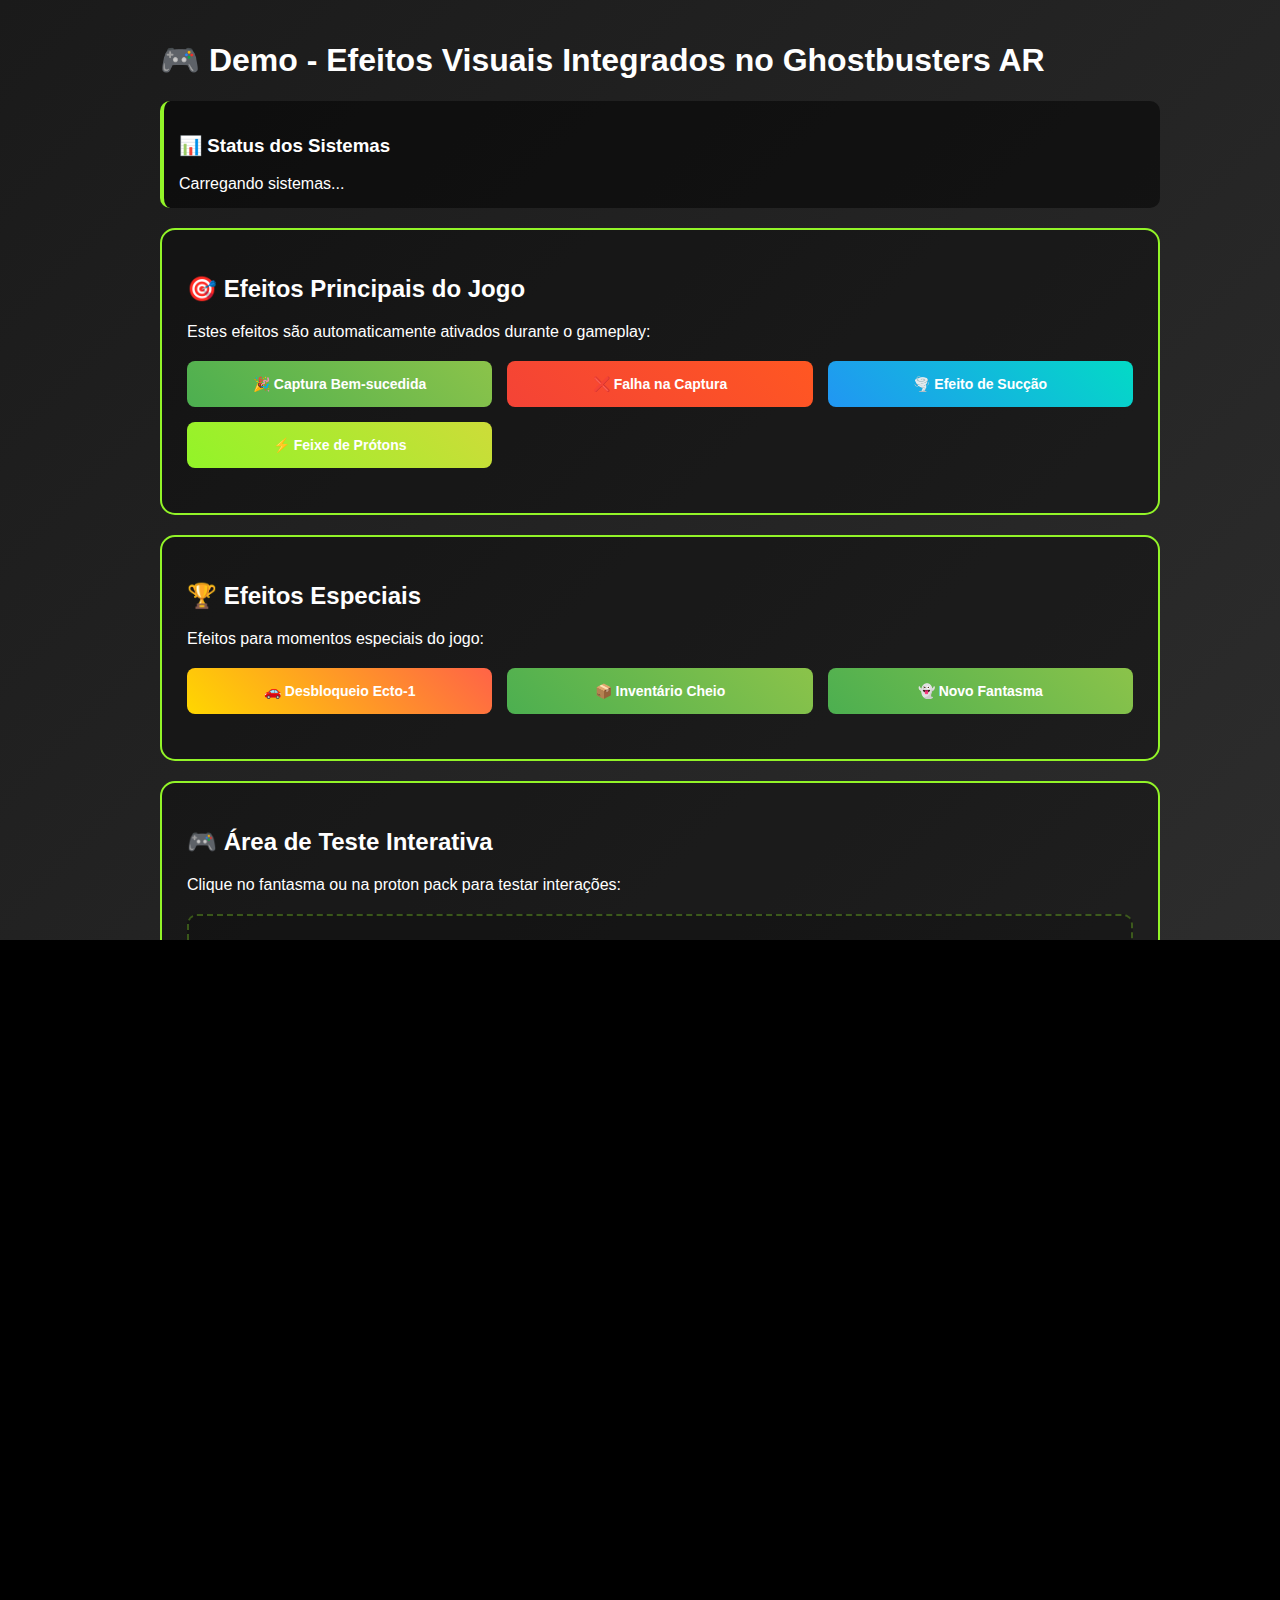
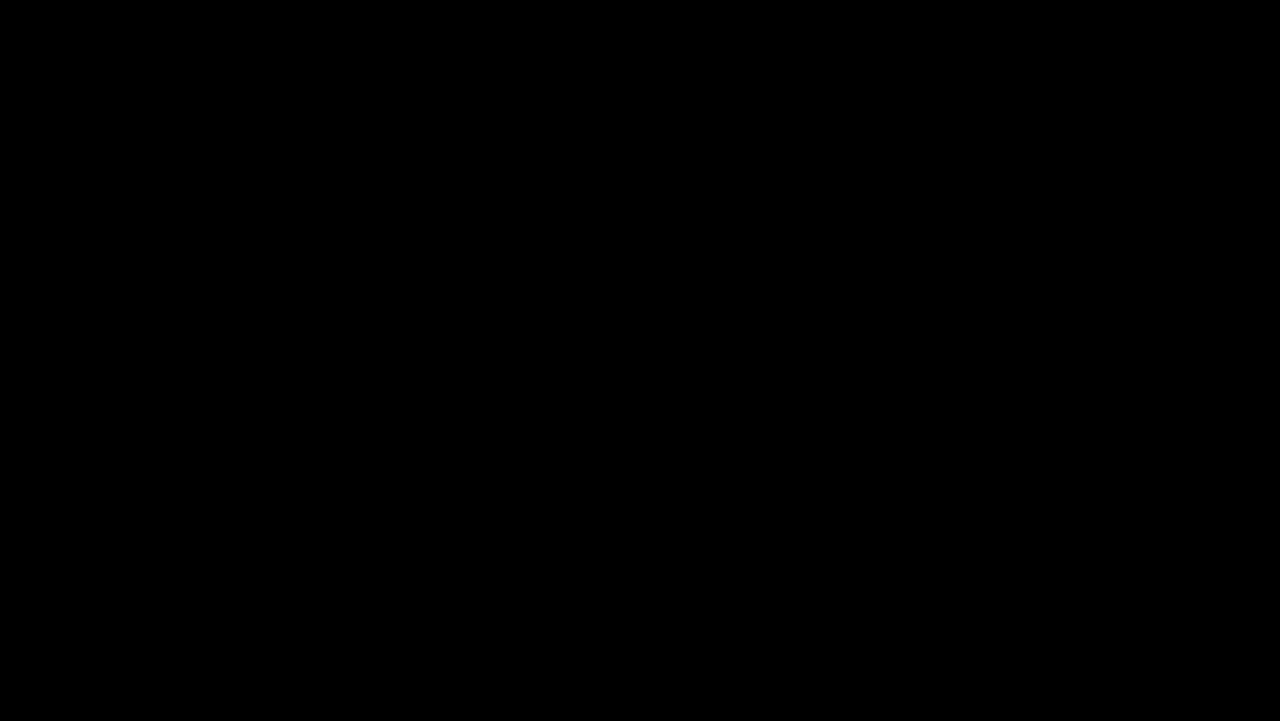
<file: demo-efeitos-integrados.html>
<!DOCTYPE html>
<html lang="pt-BR">
<head>
    <meta charset="UTF-8">
    <meta name="viewport" content="width=device-width, initial-scale=1.0">
    <title>Demo - Efeitos Visuais Integrados no Ghostbusters AR</title>
    <link rel="stylesheet" href="style.css">
    <style>
        body {
            margin: 0;
            padding: 20px;
            background: linear-gradient(135deg, #1a1a1a, #2d2d2d);
            color: white;
            font-family: Arial, sans-serif;
            min-height: 100vh;
        }
        
        .demo-container {
            max-width: 1000px;
            margin: 0 auto;
        }
        
        .demo-section {
            background: rgba(0, 0, 0, 0.3);
            border-radius: 15px;
            padding: 25px;
            margin: 20px 0;
            border: 2px solid #92F428;
        }
        
        .demo-grid {
            display: grid;
            grid-template-columns: repeat(auto-fit, minmax(250px, 1fr));
            gap: 15px;
            margin: 20px 0;
        }
        
        .demo-button {
            padding: 15px 20px;
            border: none;
            border-radius: 8px;
            cursor: pointer;
            font-size: 14px;
            font-weight: bold;
            transition: all 0.3s ease;
            color: white;
        }
        
        .demo-button:hover {
            transform: translateY(-2px);
            box-shadow: 0 5px 15px rgba(0,0,0,0.3);
        }
        
        .celebration { background: linear-gradient(45deg, #4CAF50, #8BC34A); }
        .suction { background: linear-gradient(45deg, #2196F3, #03DAC6); }
        .proton { background: linear-gradient(45deg, #92F428, #CDDC39); }
        .ecto1 { background: linear-gradient(45deg, #FFD700, #FF6347); }
        .failure { background: linear-gradient(45deg, #F44336, #FF5722); }
        .clear { background: linear-gradient(45deg, #607D8B, #455A64); }
        .test { background: linear-gradient(45deg, #9C27B0, #E91E63); }
        
        .status-box {
            background: rgba(0, 0, 0, 0.5);
            border-radius: 10px;
            padding: 15px;
            margin: 15px 0;
            border-left: 4px solid #92F428;
        }
        
        .code-box {
            background: #000;
            border-radius: 8px;
            padding: 15px;
            margin: 15px 0;
            font-family: 'Courier New', monospace;
            font-size: 13px;
            border: 1px solid #333;
            overflow-x: auto;
        }
        
        .highlight {
            color: #92F428;
            font-weight: bold;
        }
        
        .mock-game-ui {
            position: relative;
            height: 200px;
            background: rgba(0, 0, 0, 0.2);
            border-radius: 10px;
            margin: 20px 0;
            display: flex;
            align-items: center;
            justify-content: center;
            border: 2px dashed rgba(146, 244, 40, 0.3);
            overflow: hidden;
        }
        
        .mock-ghost {
            font-size: 48px;
            position: absolute;
            top: 30px;
            left: 50%;
            transform: translateX(-50%);
            cursor: pointer;
            transition: all 0.3s ease;
        }
        
        .mock-proton-pack {
            font-size: 36px;
            position: absolute;
            bottom: 20px;
            right: 20px;
            cursor: pointer;
            transition: all 0.3s ease;
        }
        
        .mock-ghost:hover, .mock-proton-pack:hover {
            transform: scale(1.2);
        }
        
        .mock-proton-pack:hover {
            transform: scale(1.2);
        }
    </style>
</head>
<body>
    <div class="demo-container">
        <h1>🎮 Demo - Efeitos Visuais Integrados no Ghostbusters AR</h1>
        
        <div class="status-box">
            <h3>📊 Status dos Sistemas</h3>
            <div id="system-status">Carregando sistemas...</div>
        </div>
        
        <div class="demo-section">
            <h2>🎯 Efeitos Principais do Jogo</h2>
            <p>Estes efeitos são automaticamente ativados durante o gameplay:</p>
            
            <div class="demo-grid">
                <button class="demo-button celebration" onclick="testCaptureSuccess()">
                    🎉 Captura Bem-sucedida
                </button>
                <button class="demo-button failure" onclick="testCaptureFail()">
                    ❌ Falha na Captura
                </button>
                <button class="demo-button suction" onclick="testSuctionEffect()">
                    🌪️ Efeito de Sucção
                </button>
                <button class="demo-button proton" onclick="testProtonBeam()">
                    ⚡ Feixe de Prótons
                </button>
            </div>
        </div>
        
        <div class="demo-section">
            <h2>🏆 Efeitos Especiais</h2>
            <p>Efeitos para momentos especiais do jogo:</p>
            
            <div class="demo-grid">
                <button class="demo-button ecto1" onclick="testEcto1Unlock()">
                    🚗 Desbloqueio Ecto-1
                </button>
                <button class="demo-button celebration" onclick="testInventoryFull()">
                    📦 Inventário Cheio
                </button>
                <button class="demo-button celebration" onclick="testNewGhostCelebration()">
                    👻 Novo Fantasma
                </button>
            </div>
        </div>
        
        <div class="demo-section">
            <h2>🎮 Área de Teste Interativa</h2>
            <p>Clique no fantasma ou na proton pack para testar interações:</p>
            
            <div class="mock-game-ui">
                <div class="mock-ghost" onclick="testInteractiveGhost()">👻</div>
                <div class="mock-proton-pack" onclick="testInteractiveProton()">🔫</div>
                <p style="color: rgba(255,255,255,0.6); margin: 0;">Clique nos elementos para interagir!</p>
            </div>
        </div>
        
        <div class="demo-section">
            <h2>🛠️ Controles de Sistema</h2>
            
            <div class="demo-grid">
                <button class="demo-button test" onclick="runFullTest()">
                    🧪 Teste Completo
                </button>
                <button class="demo-button clear" onclick="clearAllEffects()">
                    🧹 Limpar Efeitos
                </button>
                <button class="demo-button test" onclick="testConsoleCommands()">
                    💻 Comandos Console
                </button>
            </div>
        </div>
        
        <div class="demo-section">
            <h2>📝 Como Usar no Jogo</h2>
            
            <h3>Efeitos Automáticos:</h3>
            <ul>
                <li><strong>Captura:</strong> Efeitos de sucção e celebração são ativados automaticamente</li>
                <li><strong>Falha:</strong> Efeito de erro quando a captura é cancelada</li>
                <li><strong>Inventário:</strong> Efeitos especiais quando o inventário fica cheio</li>
                <li><strong>Ecto-1:</strong> Celebração especial ao desbloquear após 5 capturas</li>
            </ul>
            
            <h3>Comandos do Console:</h3>
            <div class="code-box">
                <div><span class="highlight">testGhostbustersEffects()</span> - Testa todos os efeitos</div>
                <div><span class="highlight">clearGhostbustersEffects()</span> - Limpa todos os efeitos</div>
            </div>
            
            <h3>Integração com Outros Sistemas:</h3>
            <ul>
                <li><strong>Animações:</strong> Trabalha junto com o sistema de animações</li>
                <li><strong>Feedback Tátil:</strong> Sincronizado com vibrações</li>
                <li><strong>Notificações:</strong> Coordenado com mensagens toast</li>
                <li><strong>Inventário:</strong> Efeitos especiais no modal do inventário</li>
            </ul>
        </div>
        
        <div class="demo-section">
            <h2>📊 Log de Eventos</h2>
            <div id="event-log" class="code-box" style="height: 150px; overflow-y: auto;">
                Aguardando eventos...
            </div>
            <button class="demo-button clear" onclick="clearLog()">Limpar Log</button>
        </div>
    </div>

    <!-- Incluir os sistemas necessários -->
    <script src="animations.js"></script>
    <script src="notifications.js"></script>
    <script src="visual-effects.js"></script>
    <script src="inventory-animations.js"></script>
    
    <script>
        let logCounter = 0;
        
        function log(message, type = 'info') {
            const logElement = document.getElementById('event-log');
            const timestamp = new Date().toLocaleTimeString();
            const colors = {
                info: '#92F428',
                success: '#4CAF50',
                error: '#F44336',
                warning: '#FF9800'
            };
            
            logElement.innerHTML += `<div style="color: ${colors[type] || colors.info};">[${timestamp}] ${message}</div>`;
            logElement.scrollTop = logElement.scrollHeight;
            logCounter++;
        }
        
        function clearLog() {
            document.getElementById('event-log').innerHTML = 'Log limpo...';
            logCounter = 0;
        }
        
        function updateSystemStatus() {
            const statusElement = document.getElementById('system-status');
            const systems = {
                'Visual Effects': window.visualEffectsSystem,
                'Animations': window.animationManager,
                'Notifications': window.notificationSystem,
                'Inventory': window.inventoryAnimations
            };
            
            let statusHTML = '';
            let allLoaded = true;
            
            for (const [name, system] of Object.entries(systems)) {
                const loaded = !!system;
                const icon = loaded ? '✅' : '❌';
                const color = loaded ? '#4CAF50' : '#F44336';
                statusHTML += `<div style="color: ${color};">${icon} ${name}: ${loaded ? 'Carregado' : 'Não disponível'}</div>`;
                if (!loaded) allLoaded = false;
            }
            
            statusElement.innerHTML = statusHTML;
            
            if (allLoaded) {
                log('Todos os sistemas carregados com sucesso!', 'success');
            }
        }
        
        // Funções de teste dos efeitos
        function testCaptureSuccess() {
            if (window.visualEffectsSystem) {
                const centerX = window.innerWidth / 2;
                const centerY = window.innerHeight / 2;
                
                // Efeito de sucção primeiro
                window.visualEffectsSystem.showSuctionEffect(
                    centerX - 100, centerY - 100,
                    centerX + 100, centerY + 100
                );
                
                // Celebração após delay
                setTimeout(() => {
                    window.visualEffectsSystem.showCelebrationEffect(
                        centerX, centerY, 'ghost_captured'
                    );
                }, 800);
                
                showSuccess('Fantasma capturado com sucesso!');
                log('Efeito de captura bem-sucedida ativado', 'success');
            }
        }
        
        function testCaptureFail() {
            if (window.visualEffectsSystem) {
                window.visualEffectsSystem.showCaptureFailEffect(
                    window.innerWidth / 2,
                    window.innerHeight / 2
                );
                showError('Captura falhou! O fantasma escapou!');
                log('Efeito de falha na captura ativado', 'error');
            }
        }
        
        function testSuctionEffect() {
            if (window.visualEffectsSystem) {
                const centerX = window.innerWidth / 2;
                const centerY = window.innerHeight / 2;
                window.visualEffectsSystem.showSuctionEffect(
                    centerX - 150, centerY - 100,
                    centerX + 150, centerY + 100
                );
                showInfo('Efeito de sucção ativado!');
                log('Efeito de sucção testado', 'info');
            }
        }
        
        function testProtonBeam() {
            if (window.visualEffectsSystem) {
                window.visualEffectsSystem.startProtonBeamEffect();
                showWarning('Feixe de prótons ativado!');
                log('Feixe de prótons iniciado', 'warning');
                
                setTimeout(() => {
                    window.visualEffectsSystem.stopProtonBeamEffect();
                    showInfo('Feixe de prótons desativado!');
                    log('Feixe de prótons parado', 'info');
                }, 3000);
            }
        }
        
        function testEcto1Unlock() {
            if (window.visualEffectsSystem) {
                window.visualEffectsSystem.showCelebrationEffect(
                    window.innerWidth / 2,
                    window.innerHeight / 2,
                    'ecto1_unlocked'
                );
                showSuccess('🚗 ECTO-1 DESBLOQUEADO! Efeito especial ativado!', 5000);
                log('Efeito especial do Ecto-1 ativado', 'success');
            }
        }
        
        function testInventoryFull() {
            if (window.visualEffectsSystem) {
                window.visualEffectsSystem.showCelebrationEffect(
                    window.innerWidth / 2,
                    window.innerHeight / 2,
                    'inventory_full'
                );
                showWarning('Inventário cheio! Efeito de aviso ativado!');
                log('Efeito de inventário cheio ativado', 'warning');
            }
        }
        
        function testNewGhostCelebration() {
            if (window.inventoryAnimations) {
                window.inventoryAnimations.celebrateNewGhost();
                showSuccess('Novo fantasma adicionado ao inventário!');
                log('Celebração de novo fantasma ativada', 'success');
            }
        }
        
        function testInteractiveGhost() {
            const ghost = document.querySelector('.mock-ghost');
            ghost.classList.add('suction-effect');
            
            setTimeout(() => {
                ghost.classList.remove('suction-effect');
                testCaptureSuccess();
            }, 1000);
            
            log('Interação com fantasma simulada', 'info');
        }
        
        function testInteractiveProton() {
            const proton = document.querySelector('.mock-proton-pack');
            proton.classList.add('celebration-bounce');
            
            setTimeout(() => {
                proton.classList.remove('celebration-bounce');
            }, 600);
            
            testProtonBeam();
            log('Interação com proton pack simulada', 'info');
        }
        
        function runFullTest() {
            log('Iniciando teste completo dos efeitos...', 'info');
            
            const tests = [
                { fn: testCaptureSuccess, delay: 1000, name: 'Captura Sucesso' },
                { fn: testCaptureFail, delay: 3000, name: 'Captura Falha' },
                { fn: testSuctionEffect, delay: 5000, name: 'Sucção' },
                { fn: testProtonBeam, delay: 7000, name: 'Feixe Prótons' },
                { fn: testEcto1Unlock, delay: 11000, name: 'Ecto-1' },
                { fn: testInventoryFull, delay: 13000, name: 'Inventário Cheio' }
            ];
            
            tests.forEach(test => {
                setTimeout(() => {
                    test.fn();
                    log(`Teste: ${test.name}`, 'info');
                }, test.delay);
            });
            
            setTimeout(() => {
                log('Teste completo finalizado!', 'success');
            }, 15000);
        }
        
        function clearAllEffects() {
            if (window.visualEffectsSystem) {
                window.visualEffectsSystem.clearAllEffects();
                showInfo('Todos os efeitos foram limpos!');
                log('Todos os efeitos limpos', 'info');
            }
        }
        
        function testConsoleCommands() {
            log('Comandos disponíveis no console:', 'info');
            log('- testGhostbustersEffects()', 'info');
            log('- clearGhostbustersEffects()', 'info');
            
            showInfo('Verifique o console para comandos disponíveis!');
            
            console.log('🎮 Comandos Ghostbusters AR:');
            console.log('testGhostbustersEffects() - Testa todos os efeitos');
            console.log('clearGhostbustersEffects() - Limpa todos os efeitos');
        }
        
        // Inicialização
        setTimeout(() => {
            updateSystemStatus();
            log('Demo de efeitos visuais inicializada', 'success');
        }, 1000);
        
        // Atualizar status periodicamente
        setInterval(updateSystemStatus, 3000);
    </script>
</body>
</html>
</file>
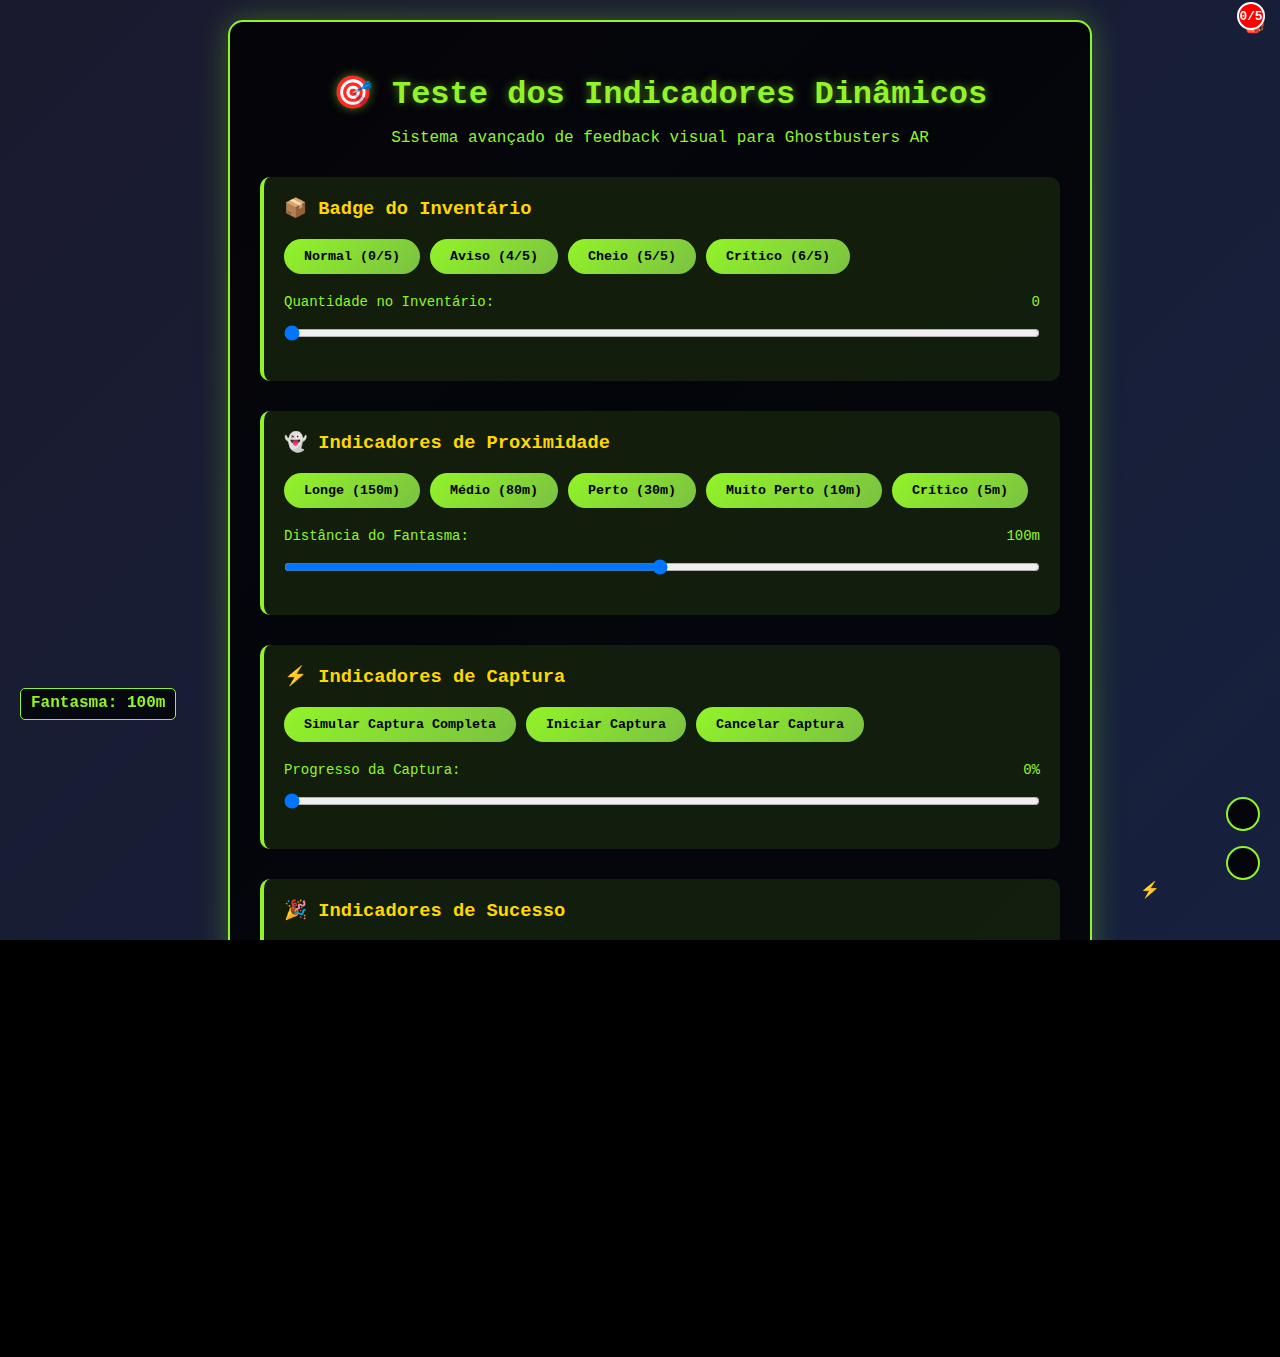
<file: test-dynamic-indicators.html>
<!DOCTYPE html>
<html lang="pt-BR">
<head>
    <meta charset="UTF-8">
    <meta name="viewport" content="width=device-width, initial-scale=1.0">
    <title>Teste - Indicadores Dinâmicos Ghostbusters AR</title>
    <link rel="stylesheet" href="style.css">
    <style>
        body {
            font-family: 'Orbitron', monospace;
            background: linear-gradient(135deg, #1a1a2e, #16213e);
            color: #92F428;
            margin: 0;
            padding: 20px;
            min-height: 100vh;
        }

        .test-container {
            max-width: 800px;
            margin: 0 auto;
            background: rgba(0, 0, 0, 0.8);
            border-radius: 15px;
            padding: 30px;
            border: 2px solid #92F428;
            box-shadow: 0 0 30px rgba(146, 244, 40, 0.3);
        }

        .test-header {
            text-align: center;
            margin-bottom: 30px;
        }

        .test-header h1 {
            color: #92F428;
            text-shadow: 0 0 10px rgba(146, 244, 40, 0.5);
            margin-bottom: 10px;
        }

        .test-section {
            margin-bottom: 30px;
            padding: 20px;
            background: rgba(146, 244, 40, 0.1);
            border-radius: 10px;
            border-left: 4px solid #92F428;
        }

        .test-section h3 {
            color: #FFD700;
            margin-top: 0;
        }

        .test-controls {
            display: flex;
            flex-wrap: wrap;
            gap: 10px;
            margin-bottom: 20px;
        }

        .test-button {
            background: linear-gradient(135deg, #92F428, #7BC142);
            color: #000;
            border: none;
            padding: 10px 20px;
            border-radius: 25px;
            cursor: pointer;
            font-weight: bold;
            transition: all 0.3s ease;
            font-family: 'Orbitron', monospace;
        }

        .test-button:hover {
            background: linear-gradient(135deg, #7BC142, #92F428);
            transform: translateY(-2px);
            box-shadow: 0 5px 15px rgba(146, 244, 40, 0.4);
        }

        .test-button:active {
            transform: translateY(0);
        }

        .mock-ui {
            position: fixed;
            bottom: 20px;
            right: 20px;
            display: flex;
            flex-direction: column;
            gap: 15px;
            z-index: 1000;
        }

        .mock-inventory {
            position: relative;
            background: rgba(0, 0, 0, 0.8);
            border-radius: 50px;
            padding: 15px;
            border: 2px solid #92F428;
        }

        .mock-distance {
            background: rgba(0, 0, 0, 0.8);
            color: #92F428;
            padding: 10px 15px;
            border-radius: 20px;
            border: 1px solid #92F428;
            text-align: center;
            font-weight: bold;
        }

        .mock-proton-pack {
            background: rgba(0, 0, 0, 0.8);
            border-radius: 50px;
            padding: 15px;
            border: 2px solid #92F428;
        }

        .status-display {
            background: rgba(0, 0, 0, 0.5);
            padding: 15px;
            border-radius: 10px;
            margin-top: 15px;
            font-family: monospace;
            font-size: 12px;
        }

        .slider-container {
            margin: 10px 0;
        }

        .slider {
            width: 100%;
            margin: 10px 0;
        }

        .slider-label {
            display: flex;
            justify-content: space-between;
            margin-bottom: 5px;
            font-size: 14px;
        }
    </style>
</head>
<body>
    <div class="test-container">
        <div class="test-header">
            <h1>🎯 Teste dos Indicadores Dinâmicos</h1>
            <p>Sistema avançado de feedback visual para Ghostbusters AR</p>
        </div>

        <!-- Teste do Badge do Inventário -->
        <div class="test-section">
            <h3>📦 Badge do Inventário</h3>
            <div class="test-controls">
                <button class="test-button" onclick="testInventoryState('normal')">Normal (0/5)</button>
                <button class="test-button" onclick="testInventoryState('warning')">Aviso (4/5)</button>
                <button class="test-button" onclick="testInventoryState('full')">Cheio (5/5)</button>
                <button class="test-button" onclick="testInventoryState('critical')">Crítico (6/5)</button>
            </div>
            <div class="slider-container">
                <div class="slider-label">
                    <span>Quantidade no Inventário:</span>
                    <span id="inventory-count">0</span>
                </div>
                <input type="range" class="slider" id="inventory-slider" min="0" max="7" value="0" 
                       oninput="updateInventoryFromSlider(this.value)">
            </div>
        </div>

        <!-- Teste de Proximidade -->
        <div class="test-section">
            <h3>👻 Indicadores de Proximidade</h3>
            <div class="test-controls">
                <button class="test-button" onclick="testProximity(150)">Longe (150m)</button>
                <button class="test-button" onclick="testProximity(80)">Médio (80m)</button>
                <button class="test-button" onclick="testProximity(30)">Perto (30m)</button>
                <button class="test-button" onclick="testProximity(10)">Muito Perto (10m)</button>
                <button class="test-button" onclick="testProximity(5)">Crítico (5m)</button>
            </div>
            <div class="slider-container">
                <div class="slider-label">
                    <span>Distância do Fantasma:</span>
                    <span id="distance-value">100m</span>
                </div>
                <input type="range" class="slider" id="distance-slider" min="1" max="200" value="100" 
                       oninput="updateProximityFromSlider(this.value)">
            </div>
        </div>

        <!-- Teste de Captura -->
        <div class="test-section">
            <h3>⚡ Indicadores de Captura</h3>
            <div class="test-controls">
                <button class="test-button" onclick="simulateCapture()">Simular Captura Completa</button>
                <button class="test-button" onclick="startCaptureTest()">Iniciar Captura</button>
                <button class="test-button" onclick="cancelCaptureTest()">Cancelar Captura</button>
            </div>
            <div class="slider-container">
                <div class="slider-label">
                    <span>Progresso da Captura:</span>
                    <span id="capture-progress">0%</span>
                </div>
                <input type="range" class="slider" id="capture-slider" min="0" max="100" value="0" 
                       oninput="updateCaptureProgress(this.value)">
            </div>
        </div>

        <!-- Teste de Sucessos -->
        <div class="test-section">
            <h3>🎉 Indicadores de Sucesso</h3>
            <div class="test-controls">
                <button class="test-button" onclick="testSuccess('capture')">Captura Bem-sucedida</button>
                <button class="test-button" onclick="testSuccess('deposit')">Depósito Realizado</button>
                <button class="test-button" onclick="testSuccess('unlock')">Ecto-1 Desbloqueado</button>
            </div>
        </div>

        <!-- Controles Gerais -->
        <div class="test-section">
            <h3>🔧 Controles Gerais</h3>
            <div class="test-controls">
                <button class="test-button" onclick="resetAllIndicators()">Resetar Tudo</button>
                <button class="test-button" onclick="showSystemStatus()">Status do Sistema</button>
                <button class="test-button" onclick="testAllSequence()">Teste Completo</button>
            </div>
        </div>

        <!-- Status Display -->
        <div class="status-display" id="status-display">
            <strong>Status do Sistema:</strong><br>
            Aguardando inicialização...
        </div>
    </div>

    <!-- Mock UI Elements -->
    <div class="mock-ui">
        <div class="mock-inventory">
            <div id="inventory-icon-container">
                🎒
                <div id="inventory-badge">0/5</div>
            </div>
        </div>
        
        <div class="mock-distance" id="distance-info">
            Fantasma: 100m
        </div>
        
        <div class="mock-proton-pack">
            <div id="proton-pack-icon">⚡</div>
        </div>
    </div>

    <!-- Scripts -->
    <script src="dynamic-indicators.js"></script>
    
    <script>
        let captureInterval = null;
        let testSequenceRunning = false;

        // Aguardar inicialização
        setTimeout(() => {
            updateStatus();
        }, 500);

        function testInventoryState(state) {
            const counts = {
                normal: [0, 5],
                warning: [4, 5], 
                full: [5, 5],
                critical: [6, 5]
            };
            
            const [current, max] = counts[state];
            
            if (window.dynamicIndicators) {
                window.dynamicIndicators.setInventoryState(state, current, max);
                document.getElementById('inventory-badge').textContent = `${current}/${max}`;
                document.getElementById('inventory-slider').value = current;
                document.getElementById('inventory-count').textContent = current;
            }
            
            updateStatus();
        }

        function updateInventoryFromSlider(value) {
            const current = parseInt(value);
            const max = 5;
            
            document.getElementById('inventory-count').textContent = current;
            document.getElementById('inventory-badge').textContent = `${current}/${max}`;
            
            if (window.dynamicIndicators) {
                window.dynamicIndicators.updateInventoryIndicator(current, max);
            }
            
            updateStatus();
        }

        function testProximity(distance) {
            if (window.dynamicIndicators) {
                window.dynamicIndicators.updateProximityIndicator(distance, 100);
                document.getElementById('distance-info').textContent = `Fantasma: ${distance}m`;
                document.getElementById('distance-slider').value = distance;
                document.getElementById('distance-value').textContent = `${distance}m`;
            }
            
            updateStatus();
        }

        function updateProximityFromSlider(value) {
            const distance = parseInt(value);
            
            document.getElementById('distance-value').textContent = `${distance}m`;
            document.getElementById('distance-info').textContent = `Fantasma: ${distance}m`;
            
            if (window.dynamicIndicators) {
                window.dynamicIndicators.updateProximityIndicator(distance, 200);
            }
            
            updateStatus();
        }

        function startCaptureTest() {
            if (window.dynamicIndicators) {
                window.dynamicIndicators.showCaptureIndicator(0);
            }
            updateStatus();
        }

        function cancelCaptureTest() {
            if (window.dynamicIndicators) {
                window.dynamicIndicators.hideCaptureIndicator();
            }
            clearInterval(captureInterval);
            document.getElementById('capture-slider').value = 0;
            document.getElementById('capture-progress').textContent = '0%';
            updateStatus();
        }

        function updateCaptureProgress(value) {
            const progress = parseInt(value);
            
            document.getElementById('capture-progress').textContent = `${progress}%`;
            
            if (window.dynamicIndicators) {
                window.dynamicIndicators.showCaptureIndicator(progress);
            }
            
            updateStatus();
        }

        function simulateCapture() {
            let progress = 0;
            
            if (window.dynamicIndicators) {
                window.dynamicIndicators.showCaptureIndicator(0);
            }
            
            clearInterval(captureInterval);
            captureInterval = setInterval(() => {
                progress += 2;
                
                document.getElementById('capture-slider').value = progress;
                document.getElementById('capture-progress').textContent = `${progress}%`;
                
                if (window.dynamicIndicators) {
                    window.dynamicIndicators.showCaptureIndicator(progress);
                }
                
                if (progress >= 100) {
                    clearInterval(captureInterval);
                    setTimeout(() => {
                        if (window.dynamicIndicators) {
                            window.dynamicIndicators.hideCaptureIndicator();
                            window.dynamicIndicators.showSuccessIndicator('capture');
                        }
                    }, 500);
                }
            }, 100);
        }

        function testSuccess(type) {
            if (window.dynamicIndicators) {
                window.dynamicIndicators.showSuccessIndicator(type);
            }
            updateStatus();
        }

        function resetAllIndicators() {
            if (window.dynamicIndicators) {
                window.dynamicIndicators.resetAllIndicators();
            }
            
            // Reset UI
            document.getElementById('inventory-badge').textContent = '0/5';
            document.getElementById('distance-info').textContent = 'Fantasma: 100m';
            document.getElementById('inventory-slider').value = 0;
            document.getElementById('distance-slider').value = 100;
            document.getElementById('capture-slider').value = 0;
            document.getElementById('inventory-count').textContent = '0';
            document.getElementById('distance-value').textContent = '100m';
            document.getElementById('capture-progress').textContent = '0%';
            
            clearInterval(captureInterval);
            updateStatus();
        }

        function showSystemStatus() {
            updateStatus();
            
            if (window.dynamicIndicators) {
                const status = window.dynamicIndicators.getStatus();
                alert(`Status do Sistema:
                
Inicializado: ${status.isInitialized}
Estado do Inventário: ${status.inventoryState}
Nível de Proximidade: ${status.proximityLevel.toFixed(1)}%
                
Elementos encontrados:
- Badge do Inventário: ${!!document.getElementById('inventory-badge')}
- Info de Distância: ${!!document.getElementById('distance-info')}
- Ícone Proton Pack: ${!!document.getElementById('proton-pack-icon')}`);
            } else {
                alert('Sistema de indicadores dinâmicos não inicializado!');
            }
        }

        function testAllSequence() {
            if (testSequenceRunning) return;
            
            testSequenceRunning = true;
            let step = 0;
            
            const steps = [
                () => { testInventoryState('normal'); console.log('Teste 1: Inventário normal'); },
                () => { testProximity(150); console.log('Teste 2: Fantasma longe'); },
                () => { testProximity(50); console.log('Teste 3: Fantasma se aproximando'); },
                () => { testProximity(10); console.log('Teste 4: Fantasma muito perto'); },
                () => { startCaptureTest(); console.log('Teste 5: Iniciando captura'); },
                () => { simulateCapture(); console.log('Teste 6: Simulando captura'); },
                () => { testInventoryState('warning'); console.log('Teste 7: Inventário quase cheio'); },
                () => { testInventoryState('full'); console.log('Teste 8: Inventário cheio'); },
                () => { testSuccess('deposit'); console.log('Teste 9: Depósito realizado'); },
                () => { resetAllIndicators(); console.log('Teste 10: Reset completo'); testSequenceRunning = false; }
            ];
            
            function runNextStep() {
                if (step < steps.length) {
                    steps[step]();
                    step++;
                    setTimeout(runNextStep, 2000);
                }
            }
            
            runNextStep();
        }

        function updateStatus() {
            const statusDiv = document.getElementById('status-display');
            
            if (window.dynamicIndicators) {
                const status = window.dynamicIndicators.getStatus();
                statusDiv.innerHTML = `
                    <strong>Status do Sistema:</strong><br>
                    ✅ Inicializado: ${status.isInitialized}<br>
                    📦 Estado do Inventário: ${status.inventoryState}<br>
                    👻 Nível de Proximidade: ${status.proximityLevel.toFixed(1)}%<br>
                    🕒 Última atualização: ${new Date().toLocaleTimeString()}
                `;
            } else {
                statusDiv.innerHTML = `
                    <strong>Status do Sistema:</strong><br>
                    ❌ Sistema não inicializado<br>
                    🕒 ${new Date().toLocaleTimeString()}
                `;
            }
        }

        // Atualizar status a cada 5 segundos
        setInterval(updateStatus, 5000);
    </script>
</body>
</html>
</file>
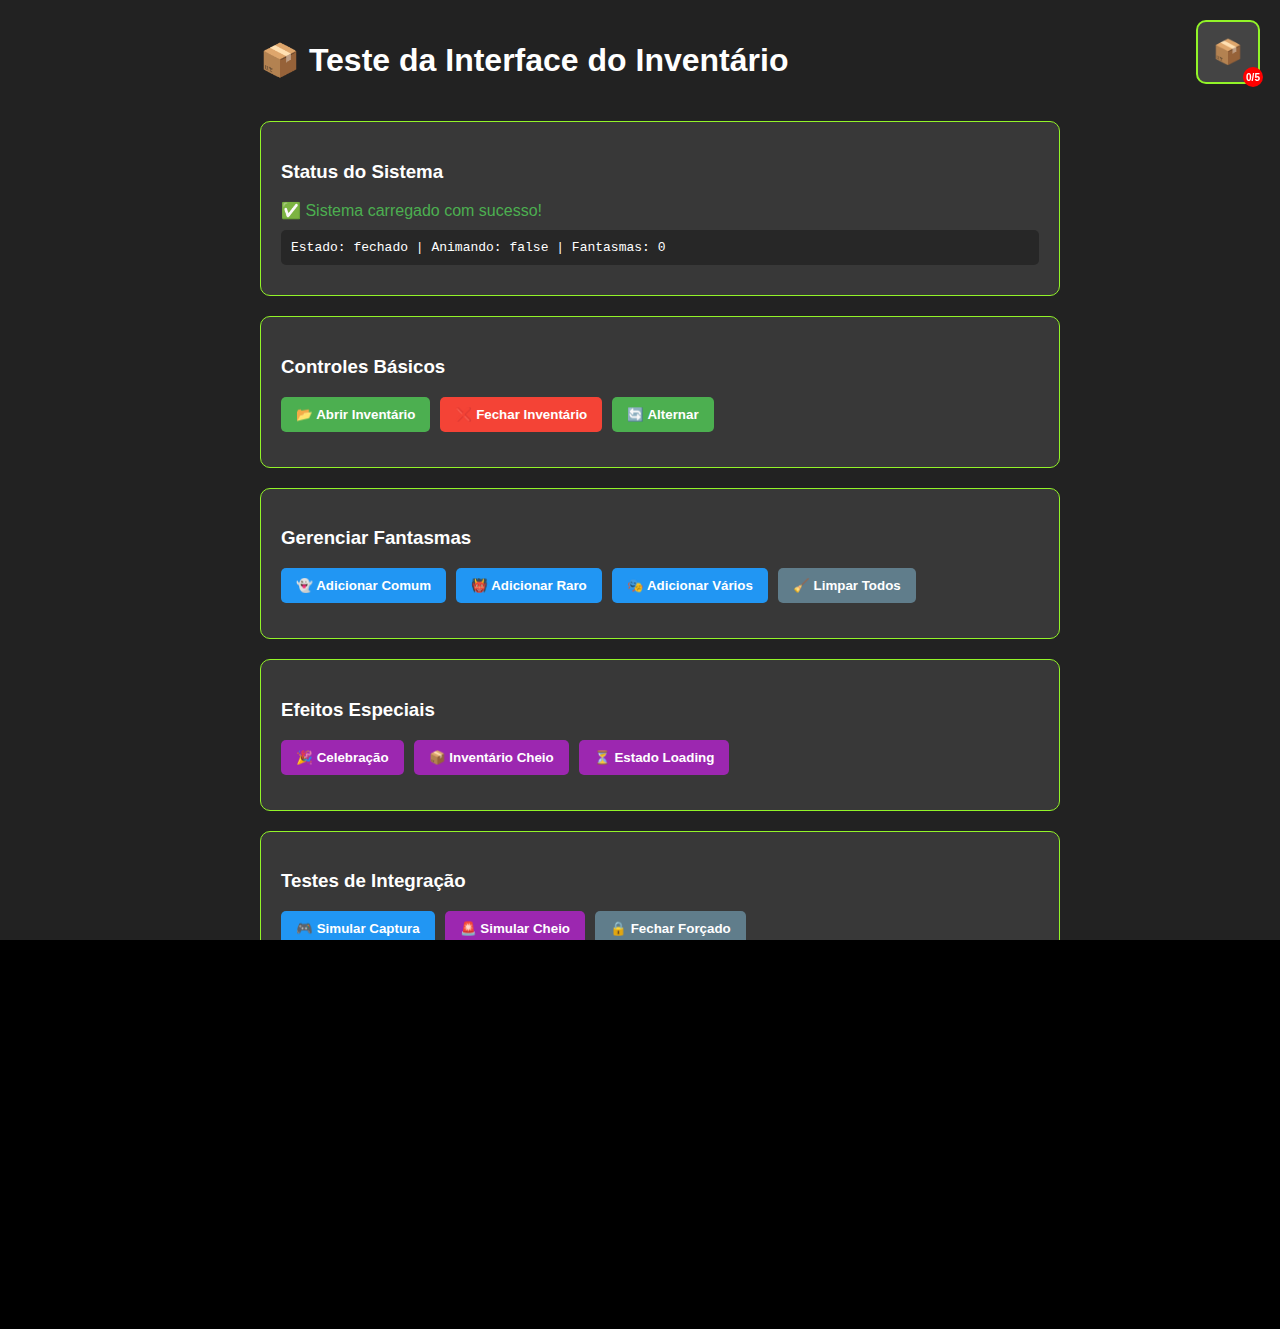
<file: test-inventory.html>
<!DOCTYPE html>
<html lang="pt-BR">
<head>
    <meta charset="UTF-8">
    <meta name="viewport" content="width=device-width, initial-scale=1.0">
    <title>Teste - Interface do Inventário</title>
    <link rel="stylesheet" href="style.css">
    <style>
        body {
            background: #222;
            color: white;
            font-family: Arial, sans-serif;
            padding: 20px;
            margin: 0;
            min-height: 100vh;
        }
        .test-container {
            display: flex;
            flex-direction: column;
            gap: 20px;
            max-width: 800px;
            margin: 0 auto;
        }
        .test-section {
            background: rgba(255, 255, 255, 0.1);
            padding: 20px;
            border-radius: 10px;
            border: 1px solid #92F428;
        }
        .test-buttons {
            display: flex;
            flex-wrap: wrap;
            gap: 10px;
            margin: 15px 0;
        }
        .test-button {
            padding: 10px 15px;
            border: none;
            border-radius: 5px;
            color: white;
            cursor: pointer;
            font-weight: bold;
            transition: all 0.2s ease;
        }
        .test-button:hover {
            transform: scale(1.05);
        }
        .open-btn { background: #4CAF50; }
        .close-btn { background: #F44336; }
        .add-btn { background: #2196F3; }
        .clear-btn { background: #607D8B; }
        .effect-btn { background: #9C27B0; }
        
        .mock-inventory-icon {
            position: fixed;
            top: 20px;
            right: 20px;
            width: 60px;
            height: 60px;
            background: #444;
            border: 2px solid #92F428;
            border-radius: 10px;
            display: flex;
            align-items: center;
            justify-content: center;
            font-size: 24px;
            cursor: pointer;
            z-index: 5;
        }
        
        .mock-inventory-icon:hover {
            background: #555;
            transform: scale(1.1);
        }
        
        .status-info {
            background: rgba(0, 0, 0, 0.3);
            padding: 10px;
            border-radius: 5px;
            margin: 10px 0;
            font-family: monospace;
        }
    </style>
</head>
<body>
    <div class="test-container">
        <h1>📦 Teste da Interface do Inventário</h1>
        
        <div class="test-section">
            <h3>Status do Sistema</h3>
            <div id="system-status">Carregando...</div>
            <div class="status-info" id="inventory-status">
                Estado: fechado | Animando: false | Fantasmas: 0
            </div>
        </div>
        
        <div class="test-section">
            <h3>Controles Básicos</h3>
            <div class="test-buttons">
                <button class="test-button open-btn" onclick="testOpenInventory()">
                    📂 Abrir Inventário
                </button>
                <button class="test-button close-btn" onclick="testCloseInventory()">
                    ❌ Fechar Inventário
                </button>
                <button class="test-button open-btn" onclick="testToggleInventory()">
                    🔄 Alternar
                </button>
            </div>
        </div>
        
        <div class="test-section">
            <h3>Gerenciar Fantasmas</h3>
            <div class="test-buttons">
                <button class="test-button add-btn" onclick="testAddCommonGhost()">
                    👻 Adicionar Comum
                </button>
                <button class="test-button add-btn" onclick="testAddRareGhost()">
                    👹 Adicionar Raro
                </button>
                <button class="test-button add-btn" onclick="testAddMultipleGhosts()">
                    🎭 Adicionar Vários
                </button>
                <button class="test-button clear-btn" onclick="testClearGhosts()">
                    🧹 Limpar Todos
                </button>
            </div>
        </div>
        
        <div class="test-section">
            <h3>Efeitos Especiais</h3>
            <div class="test-buttons">
                <button class="test-button effect-btn" onclick="testCelebrationEffect()">
                    🎉 Celebração
                </button>
                <button class="test-button effect-btn" onclick="testInventoryFullEffect()">
                    📦 Inventário Cheio
                </button>
                <button class="test-button effect-btn" onclick="testLoadingState()">
                    ⏳ Estado Loading
                </button>
            </div>
        </div>
        
        <div class="test-section">
            <h3>Testes de Integração</h3>
            <div class="test-buttons">
                <button class="test-button add-btn" onclick="testFullCapture()">
                    🎮 Simular Captura
                </button>
                <button class="test-button effect-btn" onclick="testInventoryFull()">
                    🚨 Simular Cheio
                </button>
                <button class="test-button clear-btn" onclick="testForceClose()">
                    🔒 Fechar Forçado
                </button>
            </div>
        </div>
        
        <div class="test-section">
            <h3>Log de Eventos</h3>
            <div id="event-log" style="background: #000; padding: 10px; border-radius: 5px; height: 150px; overflow-y: auto; font-family: monospace; font-size: 12px;">
            </div>
            <button class="test-button clear-btn" onclick="clearLog()">Limpar Log</button>
        </div>
    </div>
    
    <!-- Mock do ícone do inventário -->
    <div class="mock-inventory-icon" onclick="testToggleInventory()">
        📦
        <div style="position: absolute; bottom: -5px; right: -5px; background: #ff0000; color: white; border-radius: 50%; width: 20px; height: 20px; display: flex; align-items: center; justify-content: center; font-size: 10px; font-weight: bold;" id="mock-badge">
            0/5
        </div>
    </div>
    
    <!-- Elementos necessários para o teste -->
    <div id="inventory-modal" class="ui-screen ui-element hidden">
        <div id="inventory-content">
            <div id="inventory-header">
                <h2>Inventário de Fantasmas</h2>
                <button id="close-inventory-button" class="ui-element">&times;</button>
            </div>
            <ul id="ghost-list"></ul>
            <button id="deposit-button" class="action-button ui-element">Depositar Fantasmas</button>
        </div>
    </div>
    
    <script src="inventory-animations.js"></script>
    <script>
        let testGhosts = [];
        let logCounter = 0;
        
        function log(message) {
            const logElement = document.getElementById('event-log');
            const timestamp = new Date().toLocaleTimeString();
            logElement.innerHTML += `<div style="color: #92F428;">[${timestamp}] ${message}</div>`;
            logElement.scrollTop = logElement.scrollHeight;
            logCounter++;
        }
        
        function clearLog() {
            document.getElementById('event-log').innerHTML = '';
            logCounter = 0;
        }
        
        function updateStatus() {
            const statusElement = document.getElementById('system-status');
            const inventoryStatusElement = document.getElementById('inventory-status');
            const mockBadge = document.getElementById('mock-badge');
            
            if (window.inventoryAnimations) {
                statusElement.innerHTML = '✅ Sistema carregado com sucesso!';
                statusElement.style.color = '#4CAF50';
                
                const isOpen = window.inventoryAnimations.isInventoryOpen();
                const isAnimating = window.inventoryAnimations.isAnimating;
                const ghostCount = testGhosts.length;
                
                inventoryStatusElement.innerHTML = `Estado: ${isOpen ? 'aberto' : 'fechado'} | Animando: ${isAnimating} | Fantasmas: ${ghostCount}`;
                mockBadge.textContent = `${ghostCount}/5`;
                
                if (ghostCount >= 5) {
                    mockBadge.style.background = '#ff6b6b';
                } else {
                    mockBadge.style.background = '#ff0000';
                }
            } else {
                statusElement.innerHTML = '❌ Sistema não carregado';
                statusElement.style.color = '#F44336';
                inventoryStatusElement.innerHTML = 'Sistema não disponível';
            }
        }
        
        function testOpenInventory() {
            if (!window.inventoryAnimations) return;
            log('Abrindo inventário');
            window.inventoryAnimations.openInventory();
        }
        
        function testCloseInventory() {
            if (!window.inventoryAnimations) return;
            log('Fechando inventário');
            window.inventoryAnimations.closeInventory();
        }
        
        function testToggleInventory() {
            if (!window.inventoryAnimations) return;
            
            if (window.inventoryAnimations.isInventoryOpen()) {
                testCloseInventory();
            } else {
                testOpenInventory();
            }
        }
        
        function testAddCommonGhost() {
            const ghost = {
                id: Date.now(),
                type: 'Fantasma Comum',
                points: 10
            };
            testGhosts.push(ghost);
            
            if (window.inventoryAnimations) {
                window.inventoryAnimations.updateGhostList(testGhosts);
                window.inventoryAnimations.celebrateNewGhost();
            }
            
            log(`Fantasma comum adicionado (${testGhosts.length} total)`);
        }
        
        function testAddRareGhost() {
            const ghost = {
                id: Date.now(),
                type: 'Fantasma Forte',
                points: 25
            };
            testGhosts.push(ghost);
            
            if (window.inventoryAnimations) {
                window.inventoryAnimations.updateGhostList(testGhosts);
                window.inventoryAnimations.celebrateNewGhost();
            }
            
            log(`Fantasma raro adicionado (${testGhosts.length} total)`);
        }
        
        function testAddMultipleGhosts() {
            const ghosts = [
                { id: Date.now() + 1, type: 'Fantasma Comum', points: 10 },
                { id: Date.now() + 2, type: 'Fantasma Forte', points: 25 },
                { id: Date.now() + 3, type: 'Fantasma Comum', points: 10 }
            ];
            
            testGhosts.push(...ghosts);
            
            if (window.inventoryAnimations) {
                window.inventoryAnimations.updateGhostList(testGhosts);
            }
            
            log(`${ghosts.length} fantasmas adicionados (${testGhosts.length} total)`);
        }
        
        function testClearGhosts() {
            testGhosts = [];
            
            if (window.inventoryAnimations) {
                window.inventoryAnimations.updateGhostList(testGhosts);
            }
            
            log('Todos os fantasmas removidos');
        }
        
        function testCelebrationEffect() {
            if (!window.inventoryAnimations) return;
            log('Testando efeito de celebração');
            window.inventoryAnimations.celebrateNewGhost();
        }
        
        function testInventoryFullEffect() {
            if (!window.inventoryAnimations) return;
            log('Testando efeito de inventário cheio');
            window.inventoryAnimations.showInventoryFullEffect();
        }
        
        function testLoadingState() {
            if (!window.inventoryAnimations) return;
            log('Testando estado de loading');
            
            const ghostList = document.getElementById('ghost-list');
            ghostList.innerHTML = '<li class="loading-ghosts">Carregando fantasmas...</li>';
            
            setTimeout(() => {
                window.inventoryAnimations.updateGhostList(testGhosts);
                log('Loading concluído');
            }, 2000);
        }
        
        function testFullCapture() {
            log('🎮 Simulando captura completa de fantasma');
            
            // Simular captura
            setTimeout(() => {
                testAddCommonGhost();
                log('👻 Fantasma capturado!');
            }, 1000);
        }
        
        function testInventoryFull() {
            log('🚨 Simulando inventário cheio');
            
            // Preencher inventário
            testGhosts = [];
            for (let i = 0; i < 5; i++) {
                testGhosts.push({
                    id: Date.now() + i,
                    type: i % 2 === 0 ? 'Fantasma Comum' : 'Fantasma Forte',
                    points: i % 2 === 0 ? 10 : 25
                });
            }
            
            if (window.inventoryAnimations) {
                window.inventoryAnimations.updateGhostList(testGhosts);
                window.inventoryAnimations.showInventoryFullEffect();
            }
            
            log('Inventário preenchido e efeito aplicado');
        }
        
        function testForceClose() {
            if (!window.inventoryAnimations) return;
            log('Fechamento forçado do inventário');
            window.inventoryAnimations.forceClose();
        }
        
        // Configurar eventos do modal
        document.getElementById('close-inventory-button').addEventListener('click', testCloseInventory);
        
        // Atualizar status periodicamente
        setInterval(updateStatus, 500);
        
        // Inicializar
        setTimeout(() => {
            updateStatus();
            log('Sistema de teste do inventário inicializado');
        }, 1000);
    </script>
</body>
</html>
</file>
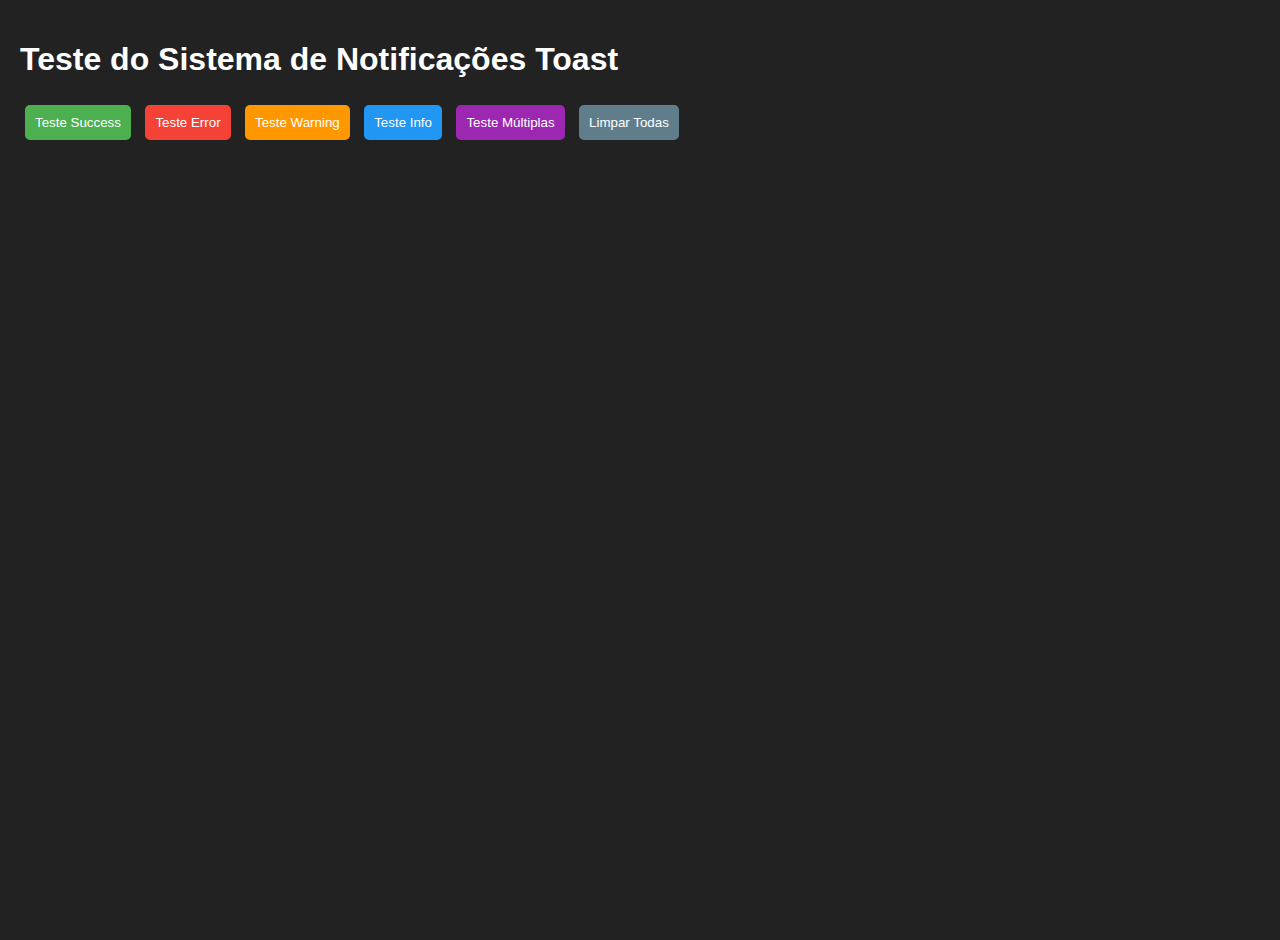
<file: test-notifications.html>
<!DOCTYPE html>
<html lang="pt-BR">
<head>
    <meta charset="UTF-8">
    <meta name="viewport" content="width=device-width, initial-scale=1.0">
    <title>Teste - Sistema de Notificações</title>
    <link rel="stylesheet" href="style.css">
</head>
<body style="padding: 20px; background: #222; color: white;">
    <h1>Teste do Sistema de Notificações Toast</h1>
    
    <div style="margin: 20px 0;">
        <button onclick="showSuccess('Fantasma capturado com sucesso!')" style="margin: 5px; padding: 10px; background: #4CAF50; color: white; border: none; border-radius: 5px; cursor: pointer;">
            Teste Success
        </button>
        
        <button onclick="showError('Erro ao conectar com o servidor!')" style="margin: 5px; padding: 10px; background: #F44336; color: white; border: none; border-radius: 5px; cursor: pointer;">
            Teste Error
        </button>
        
        <button onclick="showWarning('Inventário cheio! Encontre uma Unidade de Contenção.')" style="margin: 5px; padding: 10px; background: #FF9800; color: white; border: none; border-radius: 5px; cursor: pointer;">
            Teste Warning
        </button>
        
        <button onclick="showInfo('Bem-vindo ao mundo AR! Procure por fantasmas ao seu redor.')" style="margin: 5px; padding: 10px; background: #2196F3; color: white; border: none; border-radius: 5px; cursor: pointer;">
            Teste Info
        </button>
        
        <button onclick="testMultiple()" style="margin: 5px; padding: 10px; background: #9C27B0; color: white; border: none; border-radius: 5px; cursor: pointer;">
            Teste Múltiplas
        </button>
        
        <button onclick="dismissAllToasts()" style="margin: 5px; padding: 10px; background: #607D8B; color: white; border: none; border-radius: 5px; cursor: pointer;">
            Limpar Todas
        </button>
    </div>

    <script src="animations.js"></script>
    <script src="notifications.js"></script>
    
    <script>
        function testMultiple() {
            showInfo('Primeira notificação');
            setTimeout(() => showSuccess('Segunda notificação'), 500);
            setTimeout(() => showWarning('Terceira notificação'), 1000);
            setTimeout(() => showError('Quarta notificação'), 1500);
        }
    </script>
</body>
</html>
</file>
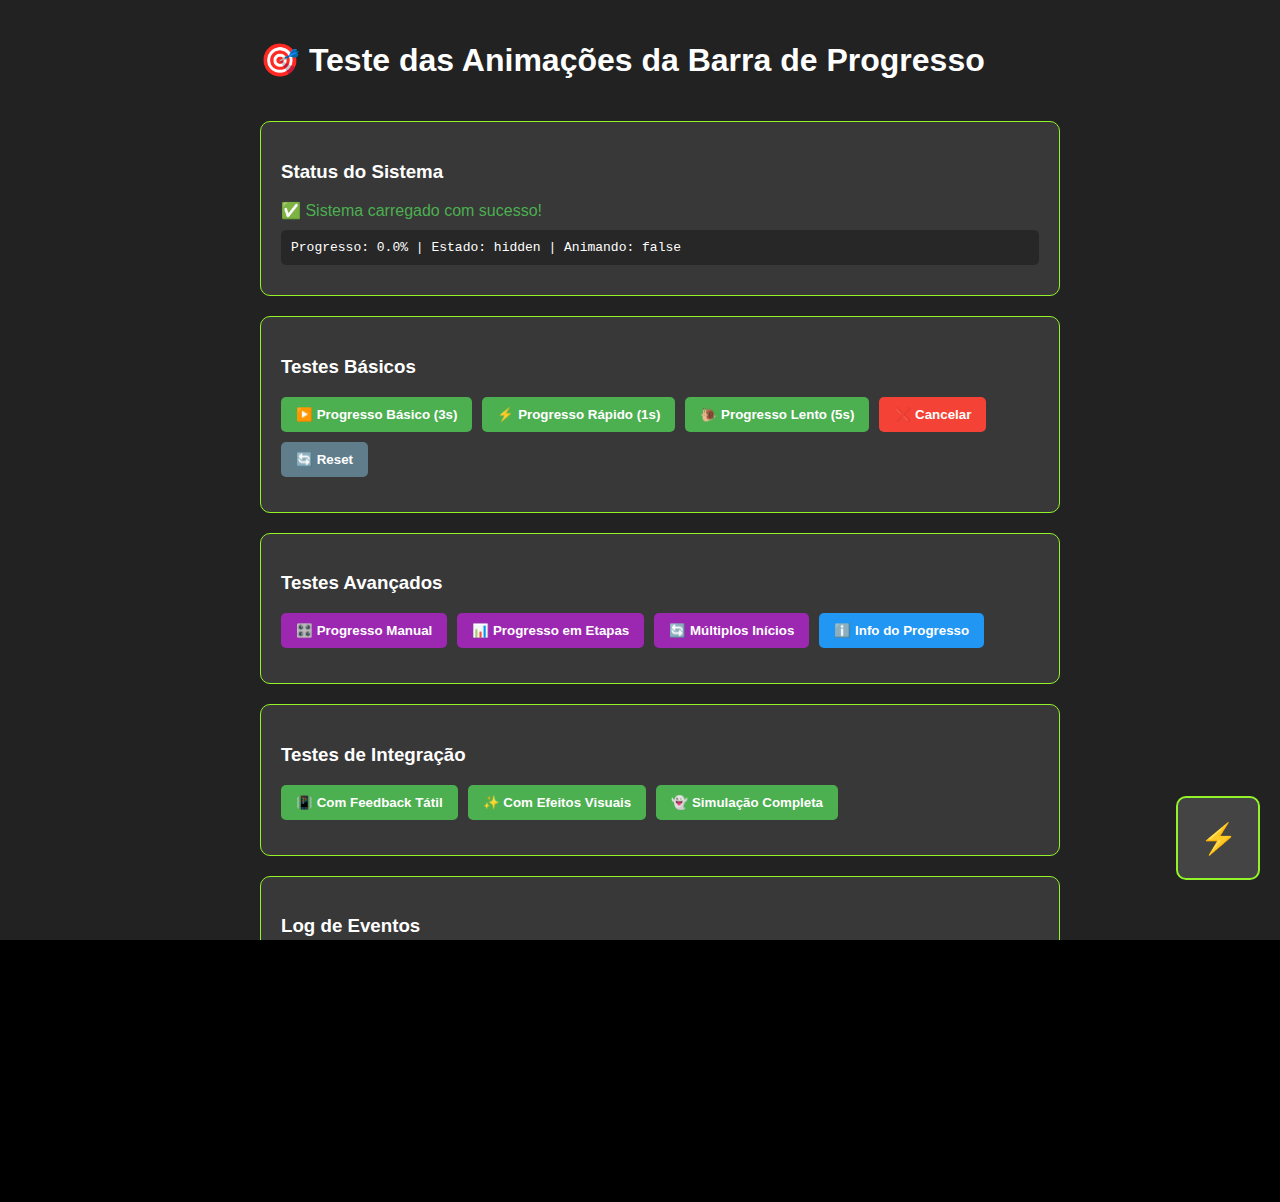
<file: test-progress-bar.html>
<!DOCTYPE html>
<html lang="pt-BR">
<head>
    <meta charset="UTF-8">
    <meta name="viewport" content="width=device-width, initial-scale=1.0">
    <title>Teste - Animações da Barra de Progresso</title>
    <link rel="stylesheet" href="style.css">
    <style>
        body {
            background: #222;
            color: white;
            font-family: Arial, sans-serif;
            padding: 20px;
            margin: 0;
            min-height: 100vh;
        }
        .test-container {
            display: flex;
            flex-direction: column;
            gap: 20px;
            max-width: 800px;
            margin: 0 auto;
        }
        .test-section {
            background: rgba(255, 255, 255, 0.1);
            padding: 20px;
            border-radius: 10px;
            border: 1px solid #92F428;
        }
        .test-buttons {
            display: flex;
            flex-wrap: wrap;
            gap: 10px;
            margin: 15px 0;
        }
        .test-button {
            padding: 10px 15px;
            border: none;
            border-radius: 5px;
            color: white;
            cursor: pointer;
            font-weight: bold;
            transition: all 0.2s ease;
        }
        .test-button:hover {
            transform: scale(1.05);
        }
        .start-btn { background: #4CAF50; }
        .cancel-btn { background: #F44336; }
        .reset-btn { background: #607D8B; }
        .custom-btn { background: #9C27B0; }
        .info-btn { background: #2196F3; }
        
        .progress-info {
            background: rgba(0, 0, 0, 0.3);
            padding: 10px;
            border-radius: 5px;
            margin: 10px 0;
            font-family: monospace;
        }
        
        .mock-proton-pack {
            position: fixed;
            bottom: 20px;
            right: 20px;
            width: 80px;
            height: 80px;
            background: #444;
            border: 2px solid #92F428;
            border-radius: 10px;
            display: flex;
            align-items: center;
            justify-content: center;
            font-size: 30px;
            z-index: 10;
        }
    </style>
</head>
<body>
    <div class="test-container">
        <h1>🎯 Teste das Animações da Barra de Progresso</h1>
        
        <div class="test-section">
            <h3>Status do Sistema</h3>
            <div id="system-status">Carregando...</div>
            <div class="progress-info" id="progress-info">
                Progresso: 0% | Estado: hidden | Animando: false
            </div>
        </div>
        
        <div class="test-section">
            <h3>Testes Básicos</h3>
            <div class="test-buttons">
                <button class="test-button start-btn" onclick="testBasicProgress()">
                    ▶️ Progresso Básico (3s)
                </button>
                <button class="test-button start-btn" onclick="testFastProgress()">
                    ⚡ Progresso Rápido (1s)
                </button>
                <button class="test-button start-btn" onclick="testSlowProgress()">
                    🐌 Progresso Lento (5s)
                </button>
                <button class="test-button cancel-btn" onclick="testCancel()">
                    ❌ Cancelar
                </button>
                <button class="test-button reset-btn" onclick="testReset()">
                    🔄 Reset
                </button>
            </div>
        </div>
        
        <div class="test-section">
            <h3>Testes Avançados</h3>
            <div class="test-buttons">
                <button class="test-button custom-btn" onclick="testManualProgress()">
                    🎛️ Progresso Manual
                </button>
                <button class="test-button custom-btn" onclick="testProgressSteps()">
                    📊 Progresso em Etapas
                </button>
                <button class="test-button custom-btn" onclick="testMultipleStarts()">
                    🔄 Múltiplos Inícios
                </button>
                <button class="test-button info-btn" onclick="testProgressInfo()">
                    ℹ️ Info do Progresso
                </button>
            </div>
        </div>
        
        <div class="test-section">
            <h3>Testes de Integração</h3>
            <div class="test-buttons">
                <button class="test-button start-btn" onclick="testWithHaptics()">
                    📳 Com Feedback Tátil
                </button>
                <button class="test-button start-btn" onclick="testWithVisualEffects()">
                    ✨ Com Efeitos Visuais
                </button>
                <button class="test-button start-btn" onclick="testFullCapture()">
                    👻 Simulação Completa
                </button>
            </div>
        </div>
        
        <div class="test-section">
            <h3>Log de Eventos</h3>
            <div id="event-log" style="background: #000; padding: 10px; border-radius: 5px; height: 150px; overflow-y: auto; font-family: monospace; font-size: 12px;">
            </div>
            <button class="test-button reset-btn" onclick="clearLog()">Limpar Log</button>
        </div>
    </div>
    
    <!-- Mock do Proton Pack -->
    <div class="mock-proton-pack" id="mock-proton-pack">⚡</div>
    
    <!-- Elementos necessários para o teste -->
    <div id="proton-pack-progress-bar" class="ui-element">
        <div id="proton-pack-progress-fill"></div>
    </div>
    
    <script src="progress-bar-animations.js"></script>
    <script>
        let logCounter = 0;
        
        function log(message) {
            const logElement = document.getElementById('event-log');
            const timestamp = new Date().toLocaleTimeString();
            logElement.innerHTML += `<div style="color: #92F428;">[${timestamp}] ${message}</div>`;
            logElement.scrollTop = logElement.scrollHeight;
            logCounter++;
        }
        
        function clearLog() {
            document.getElementById('event-log').innerHTML = '';
            logCounter = 0;
        }
        
        function updateStatus() {
            const statusElement = document.getElementById('system-status');
            const progressInfoElement = document.getElementById('progress-info');
            
            if (window.progressBarAnimations) {
                statusElement.innerHTML = '✅ Sistema carregado com sucesso!';
                statusElement.style.color = '#4CAF50';
                
                const progress = window.progressBarAnimations.getProgress();
                const isActive = window.progressBarAnimations.isActive();
                const state = window.progressBarAnimations.state;
                
                progressInfoElement.innerHTML = `Progresso: ${progress.toFixed(1)}% | Estado: ${state} | Animando: ${isActive}`;
            } else {
                statusElement.innerHTML = '❌ Sistema não carregado';
                statusElement.style.color = '#F44336';
                progressInfoElement.innerHTML = 'Sistema não disponível';
            }
        }
        
        function testBasicProgress() {
            if (!window.progressBarAnimations) return;
            log('Iniciando teste básico de progresso (3s)');
            
            window.progressBarAnimations.startProgress(3000, 
                () => log('✅ Progresso básico concluído'),
                (progress) => {
                    if (progress % 25 < 1) {
                        log(`Progresso: ${progress.toFixed(1)}%`);
                    }
                }
            );
        }
        
        function testFastProgress() {
            if (!window.progressBarAnimations) return;
            log('Iniciando teste de progresso rápido (1s)');
            
            window.progressBarAnimations.startProgress(1000, 
                () => log('⚡ Progresso rápido concluído')
            );
        }
        
        function testSlowProgress() {
            if (!window.progressBarAnimations) return;
            log('Iniciando teste de progresso lento (5s)');
            
            window.progressBarAnimations.startProgress(5000, 
                () => log('🐌 Progresso lento concluído')
            );
        }
        
        function testCancel() {
            if (!window.progressBarAnimations) return;
            log('Cancelando progresso atual');
            window.progressBarAnimations.cancelProgress();
        }
        
        function testReset() {
            if (!window.progressBarAnimations) return;
            log('Resetando sistema de progresso');
            window.progressBarAnimations.reset();
        }
        
        function testManualProgress() {
            if (!window.progressBarAnimations) return;
            log('Teste de progresso manual');
            
            let progress = 0;
            const interval = setInterval(() => {
                progress += 10;
                window.progressBarAnimations.setProgress(progress);
                log(`Progresso manual: ${progress}%`);
                
                if (progress >= 100) {
                    clearInterval(interval);
                    log('✅ Progresso manual concluído');
                }
            }, 500);
        }
        
        function testProgressSteps() {
            if (!window.progressBarAnimations) return;
            log('Teste de progresso em etapas');
            
            const steps = [0, 25, 50, 75, 100];
            let currentStep = 0;
            
            const nextStep = () => {
                if (currentStep < steps.length) {
                    const progress = steps[currentStep];
                    window.progressBarAnimations.setProgress(progress);
                    log(`Etapa ${currentStep + 1}: ${progress}%`);
                    currentStep++;
                    setTimeout(nextStep, 1000);
                } else {
                    log('✅ Progresso em etapas concluído');
                }
            };
            
            nextStep();
        }
        
        function testMultipleStarts() {
            if (!window.progressBarAnimations) return;
            log('Teste de múltiplos inícios');
            
            window.progressBarAnimations.startProgress(2000, () => log('Primeiro progresso'));
            
            setTimeout(() => {
                log('Iniciando segundo progresso (deve cancelar o primeiro)');
                window.progressBarAnimations.startProgress(1500, () => log('Segundo progresso concluído'));
            }, 500);
        }
        
        function testProgressInfo() {
            if (!window.progressBarAnimations) return;
            const progress = window.progressBarAnimations.getProgress();
            const isActive = window.progressBarAnimations.isActive();
            const state = window.progressBarAnimations.state;
            
            log(`Info: Progresso=${progress.toFixed(1)}%, Ativo=${isActive}, Estado=${state}`);
        }
        
        function testWithHaptics() {
            if (!window.progressBarAnimations) return;
            log('Teste com feedback tátil (simulado)');
            
            window.progressBarAnimations.startProgress(3000, 
                () => log('✅ Teste com haptics concluído'),
                (progress) => {
                    if (progress > 80 && Math.random() < 0.3) {
                        log('📳 Feedback tátil simulado');
                    }
                }
            );
        }
        
        function testWithVisualEffects() {
            if (!window.progressBarAnimations) return;
            log('Teste com efeitos visuais');
            
            const mockIcon = document.getElementById('mock-proton-pack');
            mockIcon.classList.add('capturing');
            
            window.progressBarAnimations.startProgress(3000, 
                () => {
                    log('✅ Teste com efeitos visuais concluído');
                    mockIcon.classList.remove('capturing');
                }
            );
        }
        
        function testFullCapture() {
            if (!window.progressBarAnimations) return;
            log('🎮 Simulação completa de captura de fantasma');
            
            const mockIcon = document.getElementById('mock-proton-pack');
            mockIcon.classList.add('capturing');
            
            window.progressBarAnimations.startProgress(4000, 
                () => {
                    log('👻 Fantasma capturado com sucesso!');
                    mockIcon.classList.remove('capturing');
                },
                (progress) => {
                    if (progress > 25 && progress <= 50) {
                        log('🎯 Fase inicial da captura');
                    } else if (progress > 50 && progress <= 80) {
                        log('⚡ Fase intermediária - aumentando potência');
                    } else if (progress > 80) {
                        log('🔥 Fase crítica - quase capturado!');
                    }
                }
            );
        }
        
        // Atualizar status periodicamente
        setInterval(updateStatus, 500);
        
        // Inicializar
        setTimeout(() => {
            updateStatus();
            log('Sistema de teste inicializado');
        }, 1000);
    </script>
</body>
</html>
</file>
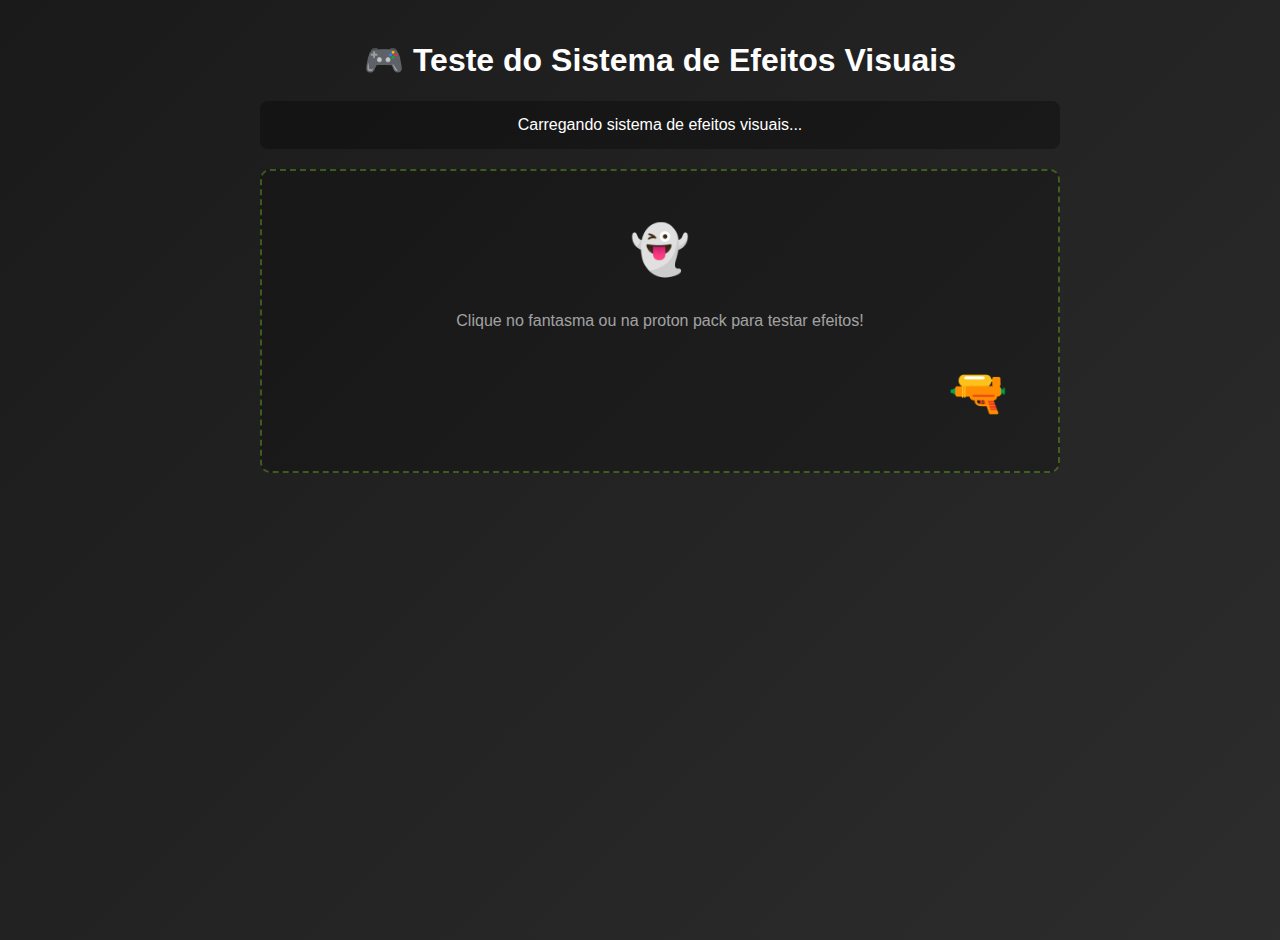
<file: test-visual-effects.html>
<!DOCTYPE html>
<html lang="pt-BR">
<head>
    <meta charset="UTF-8">
    <meta name="viewport" content="width=device-width, initial-scale=1.0">
    <title>Teste - Sistema de Efeitos Visuais</title>
    <link rel="stylesheet" href="style.css">
    <style>
        body {
            margin: 0;
            padding: 20px;
            background: linear-gradient(135deg, #1a1a1a, #2d2d2d);
            color: white;
            font-family: Arial, sans-serif;
            min-height: 100vh;
        }
        
        .test-container {
            max-width: 800px;
            margin: 0 auto;
            text-align: center;
        }
        
        .button-grid {
            display: grid;
            grid-template-columns: repeat(auto-fit, minmax(200px, 1fr));
            gap: 15px;
            margin: 30px 0;
        }
        
        .test-button {
            padding: 15px 20px;
            border: none;
            border-radius: 8px;
            cursor: pointer;
            font-size: 14px;
            font-weight: bold;
            transition: all 0.3s ease;
            color: white;
        }
        
        .test-button:hover {
            transform: translateY(-2px);
            box-shadow: 0 5px 15px rgba(0,0,0,0.3);
        }
        
        .celebration { background: linear-gradient(45deg, #4CAF50, #8BC34A); }
        .suction { background: linear-gradient(45deg, #2196F3, #03DAC6); }
        .proton { background: linear-gradient(45deg, #92F428, #CDDC39); }
        .ecto1 { background: linear-gradient(45deg, #FFD700, #FF6347); }
        .failure { background: linear-gradient(45deg, #F44336, #FF5722); }
        .clear { background: linear-gradient(45deg, #607D8B, #455A64); }
        
        .status {
            margin: 20px 0;
            padding: 15px;
            border-radius: 8px;
            background: rgba(0,0,0,0.3);
        }
        
        .demo-area {
            position: relative;
            height: 300px;
            background: rgba(0,0,0,0.2);
            border-radius: 10px;
            margin: 20px 0;
            display: flex;
            align-items: center;
            justify-content: center;
            border: 2px dashed rgba(146, 244, 40, 0.3);
        }
        
        .ghost-icon, .proton-icon {
            font-size: 48px;
            position: absolute;
            cursor: pointer;
            transition: all 0.3s ease;
        }
        
        .ghost-icon {
            top: 50px;
            left: 50%;
            transform: translateX(-50%);
        }
        
        .proton-icon {
            bottom: 50px;
            right: 50px;
        }
        
        .ghost-icon:hover, .proton-icon:hover {
            transform: scale(1.2) translateX(-50%);
        }
        
        .proton-icon:hover {
            transform: scale(1.2);
        }
    </style>
</head>
<body>
    <div class="test-container">
        <h1>🎮 Teste do Sistema de Efeitos Visuais</h1>
        
        <div class="status" id="status">
            Carregando sistema de efeitos visuais...
        </div>
        
        <div class="demo-area" id="demo-area">
            <div class="ghost-icon" onclick="testSuctionFromGhost()">👻</div>
            <div class="proton-icon" onclick="testCelebrationFromProton()">🔫</div>
            <p style="color: rgba(255,255,255,0.6);">Clique no fantasma ou na proton pack para testar efeitos!</p>
        </div>
        
        <div class="button-grid" id="button-grid">
            <!-- Botões serão criados dinamicamente -->
        </div>
    </div>

    <script src="animations.js"></script>
    <script src="notifications.js"></script>
    <script src="visual-effects.js"></script>
    
    <script>
        let effectsReady = false;
        
        function testCelebration() {
            if (window.visualEffectsSystem) {
                window.visualEffectsSystem.showCelebrationEffect(
                    window.innerWidth / 2, 
                    window.innerHeight / 2, 
                    'ghost_captured'
                );
                showSuccess('Efeito de celebração ativado!');
            }
        }
        
        function testSuction() {
            if (window.visualEffectsSystem) {
                const centerX = window.innerWidth / 2;
                const centerY = window.innerHeight / 2;
                window.visualEffectsSystem.showSuctionEffect(
                    centerX - 100, centerY - 100,  // Posição do fantasma
                    centerX + 100, centerY + 100   // Posição da proton pack
                );
                showInfo('Efeito de sucção ativado!');
            }
        }
        
        function testProtonBeam() {
            if (window.visualEffectsSystem) {
                window.visualEffectsSystem.startProtonBeamEffect();
                showWarning('Feixe de prótons ativado!');
                
                // Parar após 3 segundos
                setTimeout(() => {
                    window.visualEffectsSystem.stopProtonBeamEffect();
                    showInfo('Feixe de prótons desativado!');
                }, 3000);
            }
        }
        
        function testEcto1() {
            if (window.visualEffectsSystem) {
                window.visualEffectsSystem.showCelebrationEffect(
                    window.innerWidth / 2, 
                    window.innerHeight / 2, 
                    'ecto1_unlocked'
                );
                showSuccess('🚗 ECTO-1 DESBLOQUEADO! Efeito especial ativado!', 5000);
            }
        }
        
        function testFailure() {
            if (window.visualEffectsSystem) {
                window.visualEffectsSystem.showCaptureFailEffect(
                    window.innerWidth / 2, 
                    window.innerHeight / 2
                );
                showError('Falha na captura! Efeito de erro ativado!');
            }
        }
        
        function testInventoryFull() {
            if (window.visualEffectsSystem) {
                window.visualEffectsSystem.showCelebrationEffect(
                    window.innerWidth / 2, 
                    window.innerHeight / 2, 
                    'inventory_full'
                );
                showWarning('Inventário cheio! Efeito de aviso ativado!');
            }
        }
        
        function clearAllEffects() {
            if (window.visualEffectsSystem) {
                window.visualEffectsSystem.clearAllEffects();
                showInfo('Todos os efeitos foram limpos!');
            }
        }
        
        function testSuctionFromGhost() {
            if (window.visualEffectsSystem) {
                const ghost = document.querySelector('.ghost-icon');
                const proton = document.querySelector('.proton-icon');
                const ghostRect = ghost.getBoundingClientRect();
                const protonRect = proton.getBoundingClientRect();
                
                window.visualEffectsSystem.showSuctionEffect(
                    ghostRect.left + ghostRect.width / 2,
                    ghostRect.top + ghostRect.height / 2,
                    protonRect.left + protonRect.width / 2,
                    protonRect.top + protonRect.height / 2
                );
                
                // Adicionar efeito CSS
                ghost.classList.add('suction-effect');
                setTimeout(() => {
                    ghost.classList.remove('suction-effect');
                    testCelebrationFromProton();
                }, 1000);
            }
        }
        
        function testCelebrationFromProton() {
            if (window.visualEffectsSystem) {
                const proton = document.querySelector('.proton-icon');
                const protonRect = proton.getBoundingClientRect();
                
                window.visualEffectsSystem.showCelebrationEffect(
                    protonRect.left + protonRect.width / 2,
                    protonRect.top + protonRect.height / 2,
                    'ghost_captured'
                );
                
                // Adicionar efeito CSS
                proton.classList.add('celebration-bounce');
                setTimeout(() => {
                    proton.classList.remove('celebration-bounce');
                }, 600);
            }
        }
        
        function createButtons() {
            const container = document.getElementById('button-grid');
            const status = document.getElementById('status');
            
            if (typeof window.visualEffectsSystem !== 'undefined' && window.visualEffectsSystem) {
                status.textContent = '✅ Sistema de efeitos visuais carregado com sucesso!';
                status.style.background = 'rgba(76, 175, 80, 0.2)';
                status.style.borderLeft = '4px solid #4CAF50';
                effectsReady = true;
                
                const buttons = [
                    { text: '🎉 Celebração Captura', onclick: testCelebration, class: 'celebration' },
                    { text: '🌪️ Efeito Sucção', onclick: testSuction, class: 'suction' },
                    { text: '⚡ Feixe Prótons', onclick: testProtonBeam, class: 'proton' },
                    { text: '🚗 Ecto-1 Especial', onclick: testEcto1, class: 'ecto1' },
                    { text: '❌ Falha Captura', onclick: testFailure, class: 'failure' },
                    { text: '📦 Inventário Cheio', onclick: testInventoryFull, class: 'celebration' },
                    { text: '🧹 Limpar Efeitos', onclick: clearAllEffects, class: 'clear' }
                ];
                
                buttons.forEach(btn => {
                    const button = document.createElement('button');
                    button.textContent = btn.text;
                    button.onclick = btn.onclick;
                    button.className = `test-button ${btn.class}`;
                    container.appendChild(button);
                });
            } else {
                status.textContent = '❌ Erro: Sistema de efeitos visuais não carregou. Verifique o console.';
                status.style.background = 'rgba(244, 67, 54, 0.2)';
                status.style.borderLeft = '4px solid #F44336';
                console.log('visualEffectsSystem:', window.visualEffectsSystem);
            }
        }
        
        // Tentar criar botões após carregamento
        window.addEventListener('load', () => {
            setTimeout(createButtons, 1000);
        });
        
        // Também tentar após um tempo
        setTimeout(createButtons, 2000);
        
        // Adicionar informações de debug
        setTimeout(() => {
            console.log('=== DEBUG INFO ===');
            console.log('visualEffectsSystem:', window.visualEffectsSystem);
            console.log('animationManager:', window.animationManager);
            console.log('notificationSystem:', window.notificationSystem);
        }, 3000);
    </script>
</body>
</html>
</file>
<file: style.css>
/* Estilos Gerais */
html,
body {
    margin: 0;
    padding: 0;
    width: 100%;
    height: 100%;
    overflow: hidden;
    font-family: 'Arial', sans-serif;
    background-color: #000;
    color: #fff;
}

/* Contêiner principal da UI que permite cliques passarem por ele */
#ui-container {
    position: fixed;
    top: 0;
    left: 0;
    right: 0;
    bottom: 0;
    z-index: 10;
    pointer-events: none;
}

.ui-element {
    pointer-events: auto; /* Elementos com esta classe são clicáveis */
}

.ui-screen {
    position: absolute;
    top: 0;
    left: 0;
    width: 100%;
    height: 100%;
    background-color: #000;
    display: flex;
    flex-direction: column;
    justify-content: center;
    align-items: center;
    transition: opacity 0.5s ease-out;
    padding: 20px;
    box-sizing: border-box;
    pointer-events: auto; /* Telas cheias devem ser clicáveis */
}

.hidden {
    display: none !important; /* Regra forte para garantir que o elemento seja escondido */
}

#logo {
    width: 80%;
    max-width: 350px;
    margin-bottom: 40px;
}

#loading-info, #location-info-text, #distance-info {
    font-size: 1em;
    color: #ccc;
    text-align: center;
    margin-top: 20px;
    height: 20px;
}

.action-button {
    display: none; 
    margin-top: 20px;
    padding: 12px 25px;
    font-size: 1.1em;
    font-weight: bold;
    border: none;
    border-radius: 5px;
    cursor: pointer;
    text-transform: uppercase;
}

#google-login-button {
    background-color: #4285F4;
    color: #fff;
}
        
#enter-button, #deposit-button {
    color: #000;
    background-color: #92F428;
}

#enter-button:disabled {
    background-color: #555;
    color: #888;
    cursor: not-allowed;
}

/* Tela de Seleção de Local */
#location-buttons-container {
    display: flex;
    flex-direction: column;
    gap: 15px;
    margin-top: 20px;
    width: 100%;
    max-width: 350px;
}

.location-button {
    padding: 15px;
    background-color: #333;
    border: 2px solid #555;
    color: #fff;
    border-radius: 8px;
    cursor: pointer;
    transition: all 0.2s ease;
    text-align: center;
}

.location-button.selected {
    border-color: #92F428;
    background-color: rgba(146, 244, 40, 0.2);
    transform: scale(1.05);
}

/* UI Principal do Jogo */
#game-ui {
    pointer-events: none; /* O container em si não é clicável */
    position: absolute;
    top: 0; left: 0; width: 100%; height: 100%;
}

#game-logo {
    position: fixed;
    top: 20px;
    left: 20px;
    width: 60px;
    z-index: 15;
    opacity: 0.8;
}

#inventory-icon-container {
    position: fixed;
    top: 15px;
    right: 15px;
    z-index: 25;
    cursor: pointer;
}

#inventory-icon {
    width: 115px; /* Aumentado */
}

#inventory-badge {
    position: absolute;
    bottom: 5px;
    right: 0px;
    background-color: #ff0000;
    color: white;
    border-radius: 50%;
    width: 24px;
    height: 24px;
    display: flex;
    align-items: center;
    justify-content: center;
    font-size: 0.8em;
    font-weight: bold;
    border: 2px solid white;
}

#proton-pack-icon {
    position: fixed;
    bottom: 0px;
    right: 0px;
    width: 140px; /* Aumentado */
    z-index: 15;
    pointer-events: auto; /* Agora é clicável */
}

#proton-pack-progress-bar {
    position: fixed;
    top: 50%; /* Centraliza verticalmente */
    transform: translateY(-50%); /* Ajusta para o centro exato */
    right: 0px; /* Mais próximo da borda */
    width: 10px; /* Vertical */
    height: 110px; /* Altura do ícone do proton pack */
    background-color: rgba(0, 0, 0, 0.5);
    border: 1px solid #92F428;
    border-radius: 5px;
    overflow: hidden;
    display: none; /* Escondido por padrão */
    z-index: 16; /* Acima do ícone */
}
#proton-pack-progress-fill {
    width: 100%; /* Preenche a largura */
    height: 0%; /* Começa vazio na vertical */
    background-color: #92F428;
    transition: height 0.1s linear; /* Transição na altura */
    position: absolute; /* Para preencher de baixo para cima */
    bottom: 0; /* Preenche de baixo para cima */
    left: 0;
}

#capture-button {
    /* Este botão foi removido do HTML */
    display: none;
}

#minimap {
    position: fixed;
    bottom: 20px;
    left: 20px;
    width: 150px;
    height: 150px;
    background-color: rgba(0, 0, 0, 0.6);
    border: 2px solid #92F428;
    border-radius: 50%;
    z-index: 20;
    box-shadow: 0 0 15px rgba(146, 244, 40, 0.5);
    overflow: hidden;
}

#distance-info {
    position: fixed;
    bottom: 180px;
    left: 20px;
    background-color: rgba(0,0,0,0.7);
    padding: 5px 10px;
    border-radius: 5px;
    color: #92F428;
    font-weight: bold;
    z-index: 20;
}

/* Modal do Inventário */
#inventory-modal {
    z-index: 30;
}

#inventory-content {
    position: absolute;
    top: 50%;
    left: 50%;
    transform: translate(-50%, -50%);
    width: 90%;
    max-width: 400px;
    background: #1a1a1a;
    border: 2px solid #92F428;
    border-radius: 15px;
    padding: 20px;
    box-shadow: 0 0 20px rgba(146, 244, 40, 0.5);
    box-sizing: border-box;
}

#inventory-header {
    display: flex;
    justify-content: space-between;
    align-items: center;
    padding-bottom: 10px;
    border-bottom: 1px solid #92F428;
}

#close-inventory-button {
    background: none;
    border: none;
    color: white;
    font-size: 1.5em;
    cursor: pointer;
}

#ghost-list {
    list-style: none;
    padding: 0;
    margin-top: 15px;
    max-height: 200px;
    overflow-y: auto;
}

#ghost-list li {
    padding: 10px;
    background: #333;
    border-radius: 5px;
    margin-bottom: 8px;
}

/* QR Scanner */
#qr-scanner-screen {
    background-color: #222;
    z-index: 40;
}
#qr-reader {
    width: 90%;
    max-width: 500px;
    border: 4px dashed #92F428;
    border-radius: 10px;
}
#close-scanner-button {
    position: absolute;
    top: 20px;
    right: 20px;
    font-size: 2em;
    color: white;
    background: none;
    border: none;
    cursor: pointer;
}

/* Janela de Notificação */
#notification-modal {
    z-index: 200; /* Garante que fique sobre todos os outros elementos */
    background-color: rgba(0, 0, 0, 0.6);
}

#notification-content {
    width: 90%;
    max-width: 400px;
    background: #1a1a1a;
    border: 2px solid #92F428;
    border-radius: 15px;
    padding: 25px;
    box-shadow: 0 0 20px rgba(146, 244, 40, 0.5);
    text-align: center;
}

#notification-message {
    margin: 0;
    margin-bottom: 20px;
    font-size: 1.1em;
    line-height: 1.5;
    white-space: pre-wrap; /* Para preservar quebras de linha */
}

#notification-close-button {
    display: inline-block; /* Para que o botão apareça */
    color: #000;
    background-color: #92F428;
}

.a-enter-vr-button,
.a-enter-ar-button {
    display: none !important;
}

/* ========================================
   SISTEMA DE ANIMAÇÕES E TRANSIÇÕES
   ======================================== */

/* Keyframes para animações de botões */
@keyframes buttonPress {
    0% { 
        transform: scale(1); 
        filter: brightness(1);
    }
    50% { 
        transform: scale(0.95); 
        filter: brightness(1.2);
    }
    100% { 
        transform: scale(1); 
        filter: brightness(1);
    }
}

@keyframes buttonHover {
    0% { 
        transform: scale(1); 
        box-shadow: 0 2px 8px rgba(0, 0, 0, 0.2);
    }
    100% { 
        transform: scale(1.05); 
        box-shadow: 0 4px 16px rgba(0, 0, 0, 0.3);
    }
}

/* Keyframes para modais */
@keyframes modalFadeIn {
    0% { 
        opacity: 0; 
        transform: scale(0.8) translateY(20px);
        backdrop-filter: blur(0px);
    }
    100% { 
        opacity: 1; 
        transform: scale(1) translateY(0);
        backdrop-filter: blur(10px);
    }
}

@keyframes modalFadeOut {
    0% { 
        opacity: 1; 
        transform: scale(1) translateY(0);
        backdrop-filter: blur(10px);
    }
    100% { 
        opacity: 0; 
        transform: scale(0.8) translateY(20px);
        backdrop-filter: blur(0px);
    }
}

/* Keyframes para transições de tela */
@keyframes slideInFromRight {
    0% { 
        opacity: 0; 
        transform: translateX(100%);
    }
    100% { 
        opacity: 1; 
        transform: translateX(0);
    }
}

@keyframes slideOutToLeft {
    0% { 
        opacity: 1; 
        transform: translateX(0);
    }
    100% { 
        opacity: 0; 
        transform: translateX(-100%);
    }
}

@keyframes fadeIn {
    0% { 
        opacity: 0; 
        transform: translateY(10px);
    }
    100% { 
        opacity: 1; 
        transform: translateY(0);
    }
}

@keyframes fadeOut {
    0% { 
        opacity: 1; 
        transform: translateY(0);
    }
    100% { 
        opacity: 0; 
        transform: translateY(-10px);
    }
}

/* Keyframes para elementos pulsantes */
@keyframes pulse {
    0% { 
        transform: scale(1); 
        opacity: 1;
    }
    50% { 
        transform: scale(1.1); 
        opacity: 0.8;
    }
    100% { 
        transform: scale(1); 
        opacity: 1;
    }
}

@keyframes glow {
    0% { 
        box-shadow: 0 0 5px rgba(146, 244, 40, 0.5);
    }
    50% { 
        box-shadow: 0 0 20px rgba(146, 244, 40, 0.8);
    }
    100% { 
        box-shadow: 0 0 5px rgba(146, 244, 40, 0.5);
    }
}

/* Classes de animação para aplicar via JavaScript */
.animate-button-press {
    animation: buttonPress 0.15s ease-out;
}

.animate-button-hover {
    animation: buttonHover 0.2s ease-out forwards;
}

.animate-modal-in {
    animation: modalFadeIn 0.3s ease-out forwards;
}

.animate-modal-out {
    animation: modalFadeOut 0.3s ease-out forwards;
}

.animate-slide-in {
    animation: slideInFromRight 0.4s ease-out forwards;
}

.animate-slide-out {
    animation: slideOutToLeft 0.4s ease-out forwards;
}

.animate-fade-in {
    animation: fadeIn 0.3s ease-out forwards;
}

.animate-fade-out {
    animation: fadeOut 0.3s ease-out forwards;
}

.animate-pulse {
    animation: pulse 2s ease-in-out infinite;
}

.animate-glow {
    animation: glow 2s ease-in-out infinite;
}

/* Transições suaves para mudanças de estado */
.smooth-transition {
    transition: all 0.3s ease-out;
}

.smooth-transition-fast {
    transition: all 0.15s ease-out;
}

.smooth-transition-slow {
    transition: all 0.5s ease-out;
}

/* Melhorias nos botões existentes */
.action-button {
    transition: all 0.2s ease-out;
    position: relative;
    overflow: hidden;
}

.action-button:hover {
    transform: translateY(-2px);
    box-shadow: 0 4px 12px rgba(0, 0, 0, 0.3);
}

.action-button:active {
    transform: translateY(0);
    box-shadow: 0 2px 6px rgba(0, 0, 0, 0.2);
}

.location-button {
    transition: all 0.3s ease-out;
}

.location-button:hover {
    transform: translateY(-2px);
    box-shadow: 0 4px 12px rgba(146, 244, 40, 0.3);
}

/* Melhorias nos elementos interativos */
#inventory-icon-container {
    transition: all 0.2s ease-out;
}

#inventory-icon-container:hover {
    transform: scale(1.1);
}

#inventory-icon-container:active {
    transform: scale(0.95);
}

#proton-pack-icon {
    transition: all 0.2s ease-out;
}

#proton-pack-icon:hover {
    transform: scale(1.05);
    filter: brightness(1.1);
}

#proton-pack-icon:active {
    transform: scale(0.95);
    filter: brightness(0.9);
}

#close-inventory-button,
#close-scanner-button {
    transition: all 0.2s ease-out;
}

#close-inventory-button:hover,
#close-scanner-button:hover {
    transform: scale(1.1);
    color: #ff6b6b;
}

/* Melhorias nos modais */
.ui-screen {
    transition: all 0.3s ease-out;
}

#inventory-content {
    transition: all 0.3s ease-out;
}

#notification-content {
    transition: all 0.3s ease-out;
}

/* Suporte para prefers-reduced-motion */
@media (prefers-reduced-motion: reduce) {
    *,
    *::before,
    *::after {
        animation-duration: 0.01ms !important;
        animation-iteration-count: 1 !important;
        transition-duration: 0.01ms !important;
    }
    
    .animate-pulse,
    .animate-glow {
        animation: none !important;
    }
}
</file>
